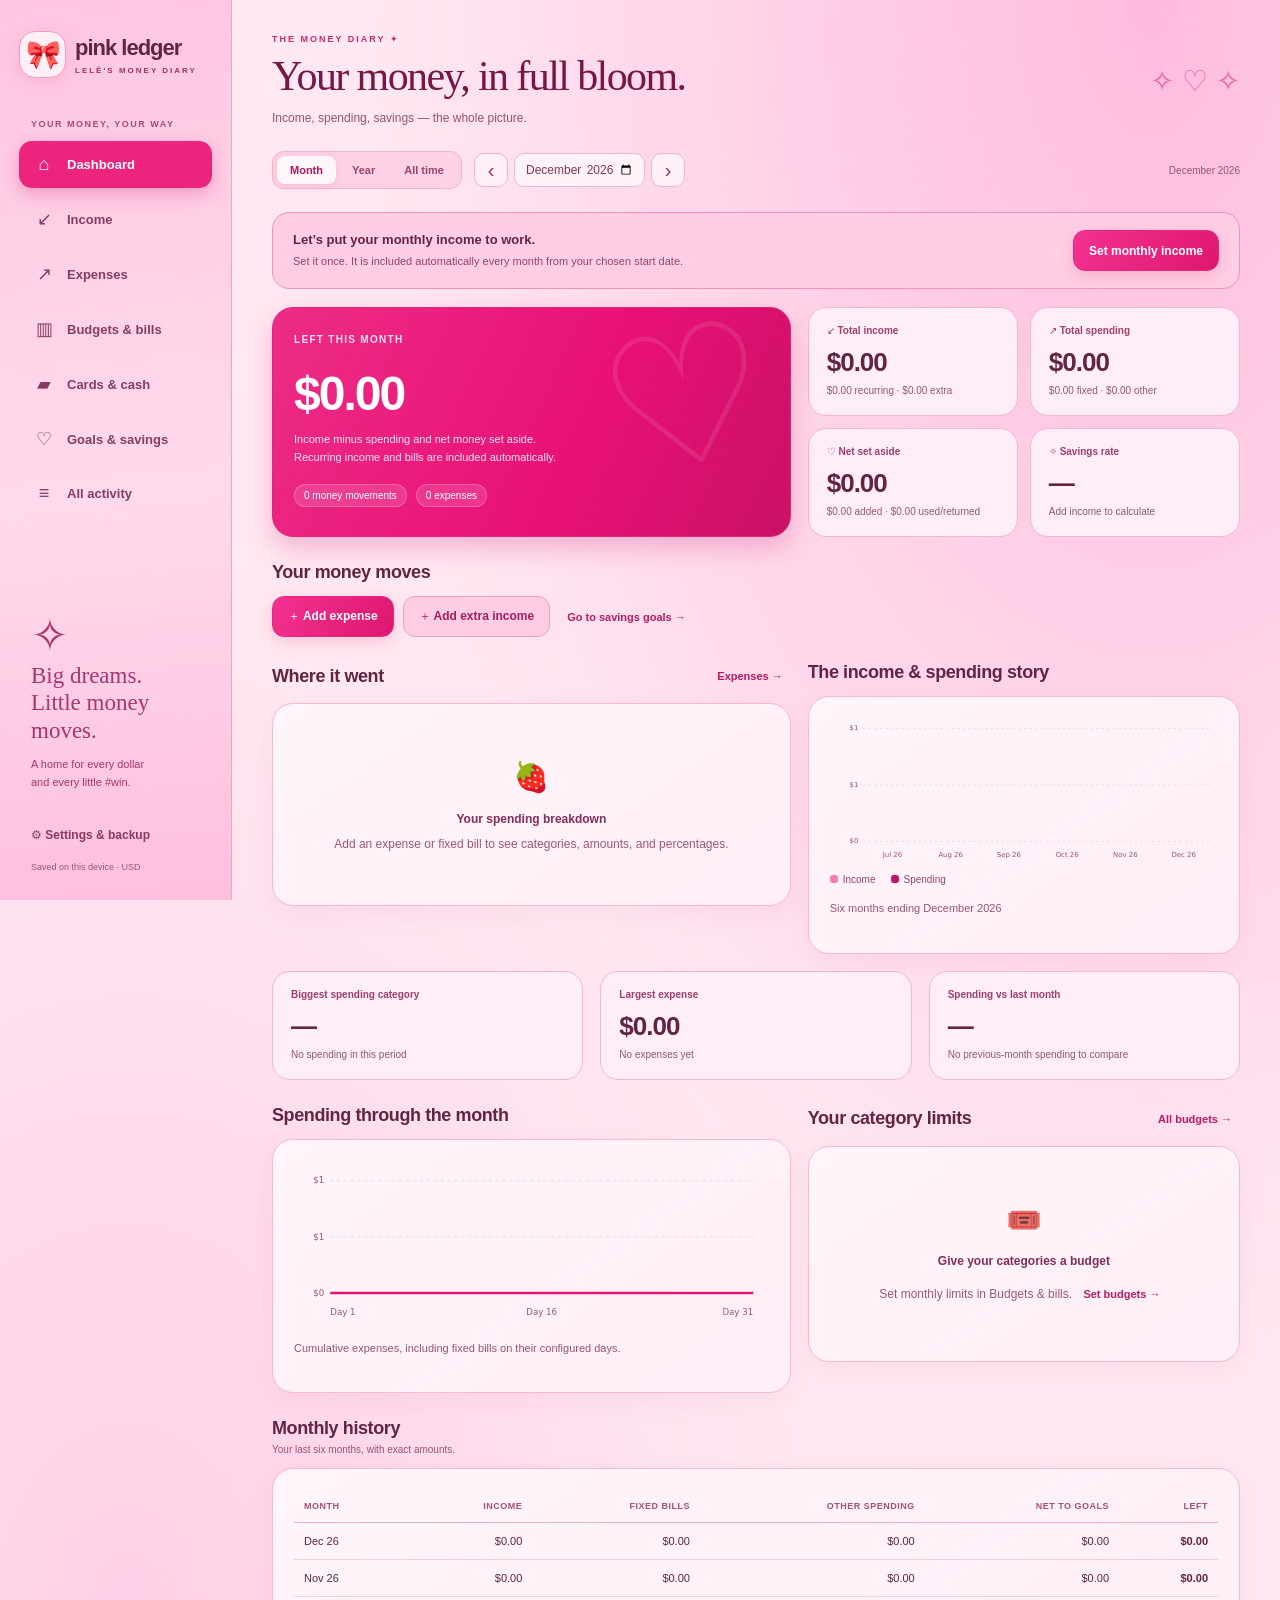
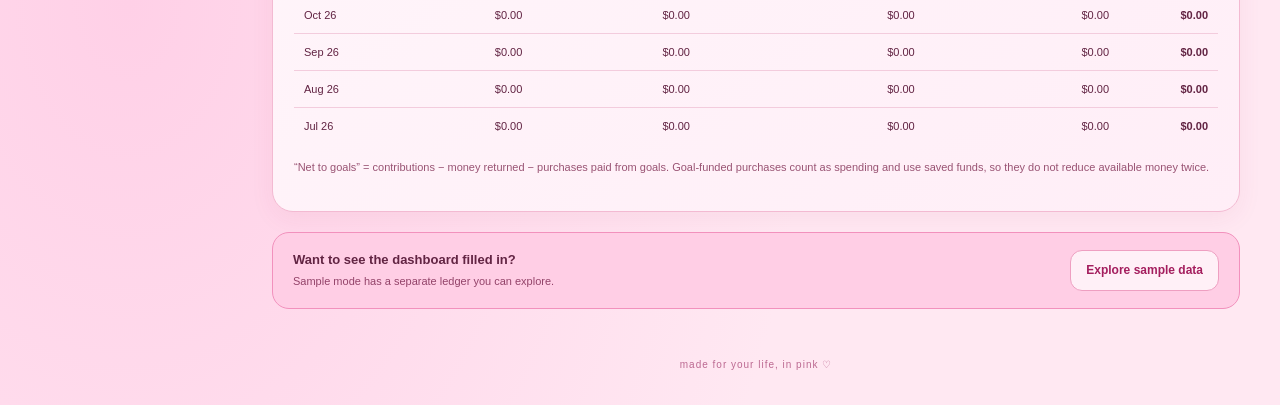
<file: index.html>
<!doctype html>
<html lang="en"><head><meta charset="utf-8"><meta name="viewport" content="width=device-width, initial-scale=1, viewport-fit=cover"><meta name="theme-color" content="#ffb4d9"><title>Pink Ledger · Lelê's money diary</title><style>:root{font-family:ui-sans-serif,-apple-system,BlinkMacSystemFont,'Segoe UI',sans-serif;color:#622443;background:#ffe4f0;font-synthesis:none;--pink:#e41478;--deep:#aa1555;--muted:#92536f;--line:#f6bdd6;--petal:#fff0f7;--hot:#f72c91}
*{box-sizing:border-box}body{margin:0;background:radial-gradient(ellipse at 90% 0,#ffbcde 0,transparent 48%),radial-gradient(ellipse at 10% 80%,#ffd0e7 0,transparent 42%),#ffe8f2}button,input,select,textarea{font:inherit}button,a,input,select,textarea{-webkit-tap-highlight-color:transparent}button{cursor:pointer}button:disabled{cursor:not-allowed;opacity:.5}button:focus-visible,a:focus-visible{outline:3px solid #a91165;outline-offset:3px}button{touch-action:manipulation}h1,h2,h3,p{margin:0}h2{font-size:18px;letter-spacing:-.4px}h3{font-size:16px}a{color:inherit}.app{display:grid;grid-template-columns:232px minmax(0,1fr);min-height:100vh}.sidebar{position:sticky;top:0;height:100vh;background:linear-gradient(175deg,#ffc6e1,#ffdaec 55%,#ffbfde);border-right:1px solid #efa3c6;padding:31px 19px 20px;display:flex;flex-direction:column}.brand{display:flex;gap:9px;align-items:center;font-weight:850;font-size:22px;letter-spacing:-1px;text-decoration:none}.brand small{display:block;font-size:8px;letter-spacing:2px;margin-top:5px;color:#a03164}.brand-icon{display:grid;place-items:center;width:47px;height:47px;background:#fff0f8;border:1px solid #f797c2;border-radius:16px;font-size:28px;box-shadow:0 6px 20px #d72b7520}.nav-label{font-size:9px;font-weight:800;letter-spacing:1.5px;color:#aa4778;margin:41px 12px 12px}#sideNav{display:grid;gap:7px}#sideNav button{border:0;border-radius:13px;background:transparent;display:flex;gap:12px;align-items:center;padding:13px 14px;font-weight:750;color:#873c62;text-align:left;font-size:13px}#sideNav button .nav-icon{font-size:18px;width:22px;text-align:center}#sideNav button.active{background:#ec247e;color:white;box-shadow:0 6px 18px #d2267450}#sideNav button:not(.active):hover{background:#ffeaf5}.sidebar-note{margin-top:auto;padding:32px 12px 24px;color:#aa346d}.sidebar-note>span{display:block;font-size:45px;font-family:Georgia,serif}.sidebar-note b{font-family:Georgia,serif;font-size:23px;font-weight:400;line-height:1.2}.sidebar-note p{font-size:11px;line-height:1.7;margin-top:10px}.settings-link{background:none;border:0;color:#8c3862;text-align:left;padding:12px;font-size:12px;font-weight:750}.local-note{font-size:9px;color:#9b5677;padding:8px 12px}main{width:100%;max-width:1370px;padding:34px 40px 20px;margin:0 auto;min-width:0}.page-header{display:flex;align-items:center;justify-content:space-between;gap:15px;margin-bottom:24px}.eyebrow{font-size:9px;font-weight:900;letter-spacing:2px;color:#c12b71;margin-bottom:9px}h1{font-family:Georgia,'Times New Roman',serif;letter-spacing:-1.6px;font-weight:500;font-size:42px;line-height:1.1;color:#761747}.page-header p{font-size:12px;color:#945370;margin-top:10px;line-height:1.5}.header-bow{color:#ec64a3;white-space:nowrap;font-size:29px}#toolbar{display:flex;flex-wrap:wrap;align-items:center;gap:12px;margin-bottom:23px}.segmented{display:flex;padding:4px;background:#ffd1e6;border:1px solid #f3b2ce;border-radius:12px;gap:3px}.segmented button{border:0;background:transparent;color:#9b426b;font-size:11px;font-weight:800;border-radius:8px;padding:8px 13px}.segmented button.active{background:#fff6fa;color:#b01661;box-shadow:0 2px 8px #b8316320}.date-control{display:flex;align-items:center;gap:6px}.date-control input{border:1px solid #f1b7d0;color:#84345c;background:#fff3f9;padding:8px 10px;border-radius:10px;font-size:12px;max-width:163px}.date-control button,.icon-button{width:34px;height:34px;border:1px solid #f0b4ce;background:#fff0f7;border-radius:10px;color:#ac2a64;font-size:20px;flex:none}.toolbar-note{font-size:10px;color:#965375;margin-left:auto}.actions{display:flex;gap:9px;flex-wrap:wrap}.button{display:inline-flex;align-items:center;justify-content:center;gap:7px;border:1px solid #ee9fc1;padding:11px 15px;border-radius:12px;background:#fff0f7;color:#a41e5e;font-size:12px;font-weight:800;min-height:41px}.button.primary{background:linear-gradient(120deg,#f43191,#de176e);color:white;border:1px solid #e6277e;box-shadow:0 5px 15px #d92f7530}.button.soft{background:#ffcce3;border-color:#ef9fc1}.button.small{padding:7px 11px;min-height:34px;font-size:11px}.button.danger{color:#a8284c;background:#ffedf2}.text-button{border:0;background:none;color:#ba1b62;font-size:11px;font-weight:850;padding:8px}.grid{display:grid;gap:17px}.hero-grid{grid-template-columns:1.2fr 1fr}.card{background:linear-gradient(145deg,#fff5fa,#ffeef7);border:1px solid #f3bad2;border-radius:21px;padding:21px;box-shadow:0 7px 25px #b4316710;min-width:0}.hero{position:relative;overflow:hidden;background:linear-gradient(115deg,#ed2c86,#e81077 60%,#ca1167);color:white;min-height:208px;border-color:#e02678;box-shadow:0 12px 26px #d8227540}.hero:after{content:'♡';position:absolute;right:17px;top:0;font-family:Georgia,serif;font-size:188px;line-height:1;color:#ffffff19;transform:rotate(-13deg);pointer-events:none}.hero small{font-size:10px;letter-spacing:1.3px;font-weight:800;text-transform:uppercase;color:#ffdeef}.hero-number{font-size:48px;font-weight:850;letter-spacing:-2px;line-height:1.1;margin:21px 0 10px;position:relative;z-index:1;overflow-wrap:anywhere}.hero p{font-size:11px;color:#ffe4f2;max-width:380px;line-height:1.6;position:relative;z-index:1}.hero .hero-pills{display:flex;gap:9px;margin-top:18px;flex-wrap:wrap}.hero-pills span{font-size:10px;background:#ffffff22;border:1px solid #ffffff33;border-radius:20px;padding:5px 9px}.metrics{display:grid;grid-template-columns:1fr 1fr;gap:12px}.metric{padding:17px 18px;background:#ffeef7;border:1px solid #f4b5d0;border-radius:18px;min-width:0}.metric .label{font-size:10px;font-weight:850;color:#a03e6c}.metric .number{display:block;font-size:26px;font-weight:850;letter-spacing:-1px;margin:11px 0 5px;overflow-wrap:anywhere}.metric .sub{font-size:10px;color:#955673;line-height:1.5}.section-head{display:flex;justify-content:space-between;align-items:center;gap:13px;margin:25px 0 13px}.section-head p{font-size:10px;color:#9c5074;margin-top:5px}.two-col{grid-template-columns:1.2fr 1fr}.equal-col{grid-template-columns:1fr 1fr}.three-col{grid-template-columns:repeat(3,minmax(0,1fr))}.strip{display:flex;gap:12px;align-items:center;justify-content:space-between;padding:17px 20px;border:1px solid #f291bd;background:#ffcee5;border-radius:17px;margin-bottom:18px}.strip b{font-size:13px}.strip p{font-size:11px;color:#934369;margin-top:5px;line-height:1.6}.tag{display:inline-flex;align-items:center;border-radius:6px;font-size:9px;font-weight:800;background:#ffd1e8;color:#a72566;padding:3px 6px;white-space:nowrap}.tag.auto{background:#f7cae7;color:#9d1f6b}.tag.warn{background:#ffc4d7;color:#992247}.row{display:flex;justify-content:space-between;align-items:center;gap:12px}.muted{font-size:11px;color:#92536f;line-height:1.55}.label{font-size:11px;font-weight:800;color:#9c4670}.divider{height:1px;background:#f3c4d8;margin:15px 0}.list-row{display:flex;align-items:center;gap:11px;padding:13px 0;border-bottom:1px solid #f3c9dc;min-width:0}.list-row:last-child{border:0}.list-icon{width:38px;height:38px;flex:none;background:#ffd6e9;border:1px solid #f5b4d0;border-radius:12px;display:grid;place-items:center;font-size:17px}.list-detail{flex:1;min-width:0}.list-title{font-size:12px;font-weight:800;overflow-wrap:anywhere}.list-meta{font-size:10px;color:#94516e;margin-top:5px;line-height:1.6}.list-amount{font-size:13px;font-weight:850;text-align:right;white-space:nowrap}.income-color{color:#a11872}.expense-color{color:#9b294c}.list-row .icon-button{width:30px;height:32px;font-size:14px;background:none;border:0}.empty{padding:29px 12px;text-align:center;color:#9c5778;font-size:12px;line-height:1.65}.empty>span{display:block;font-size:29px;margin-bottom:8px}.empty b{display:block;color:#842d58;margin-bottom:5px}.chart-grid{display:flex;align-items:center;gap:21px;min-height:204px}.donut{width:154px;height:154px;border-radius:50%;display:grid;place-items:center;flex:none;box-shadow:0 3px 14px #a7326220}.donut-hole{width:109px;height:109px;background:#fff1f8;border-radius:50%;display:flex;align-items:center;justify-content:center;flex-direction:column;gap:5px}.donut-hole strong{font-size:21px;letter-spacing:-.8px}.donut-hole small{font-size:9px;color:#9c5478}.legend{display:grid;gap:11px;width:100%}.legend-row{display:flex;align-items:center;gap:7px;font-size:10px}.legend-row .dot{width:9px;height:9px;border-radius:3px;flex:none}.legend-row b{margin-left:auto;text-align:right;white-space:nowrap}.legend-row small{color:#a05d7a}.chart-svg{width:100%;height:auto;display:block;overflow:visible}.chart-svg text{font:10px ui-sans-serif,system-ui;fill:#9a5275}.chart-svg .gridline{stroke:#f4c6db;stroke-dasharray:3 5}.chart-key{display:flex;gap:15px;font-size:10px;color:#94466d;margin-top:10px;flex-wrap:wrap}.chart-key i{display:inline-block;width:8px;height:8px;border-radius:3px;margin-right:5px}.progress{height:8px;background:#f7cce0;border-radius:20px;overflow:hidden;margin-top:10px}.progress>i{height:100%;display:block;border-radius:20px;background:linear-gradient(90deg,#ff70b4,#e20c73)}.progress.over>i{background:#b92361}.budget-row{padding:13px 0;border-bottom:1px solid #f2cadc}.budget-row:last-child{border:0}.budget-row b{font-size:12px}.table-wrap{overflow-x:auto}.table{width:100%;border-collapse:collapse;white-space:nowrap;font-size:11px}.table th{font-size:9px;text-transform:uppercase;letter-spacing:.5px;color:#a45078;text-align:right;padding:11px 10px;border-bottom:1px solid #efafcb}.table th:first-child,.table td:first-child{text-align:left}.table td{padding:12px 10px;border-bottom:1px solid #f3ccdd;text-align:right}.table tr:last-child td{border:0}.table .total td{font-weight:850;background:#ffd5e9}.filters{display:flex;flex-wrap:wrap;gap:10px;margin-bottom:16px}.filters input,.filters select{min-width:0;border:1px solid #efabc9;border-radius:10px;background:#fff2f9;padding:10px 12px;color:#8e315e;font-size:12px}.filters input{flex:1;min-width:180px}.count-note{font-size:11px;color:#94516e;margin-bottom:6px}.goal-card{background:linear-gradient(145deg,#ffd3e9,#fff0f8);position:relative}.goal-emoji{font-size:35px;width:65px;height:65px;border-radius:18px;display:grid;place-items:center;background:#ffedf7;border:1px solid #f6adcd}.goal-card h3{font-family:Georgia,serif;font-size:24px;font-weight:400;margin:18px 0 8px;line-height:1.1;overflow-wrap:anywhere}.goal-balance{font-size:29px;font-weight:850;letter-spacing:-1px;margin:15px 0 5px}.goal-card .actions{margin-top:18px}.goal-card .actions .button{flex:1}.goal-detail{font-size:10px;line-height:1.7;color:#995277;margin-top:10px}.field{display:grid;gap:7px;min-width:0}.field label{font-size:11px;font-weight:800;color:#8d3a64}.field input,.field select,.field textarea{border:1px solid #edacc9;border-radius:11px;padding:11px 12px;background:#fff7fb;color:#75264e;width:100%;min-height:44px;font-size:13px}.field textarea{resize:vertical;min-height:72px}.field input:focus,.field select:focus,.field textarea:focus{outline:2px solid #ee599d;outline-offset:1px}.form-grid{display:grid;grid-template-columns:1fr 1fr;gap:15px}.full{grid-column:1/-1}.help{font-size:11px;line-height:1.65;color:#995373;margin:14px 0}.form-error{background:#ffd3df;color:#a32249;font-size:12px;padding:12px;border-radius:10px;margin-top:12px}.form-error:empty{display:none}.form-actions{display:flex;gap:10px;align-items:center;flex-wrap:wrap;margin-top:21px}.form-actions>.primary{flex:1}dialog{padding:26px;border:1px solid #f3a4c9;background:#ffebf5;border-radius:23px;width:min(540px,calc(100vw - 28px));color:#72294f;max-height:90dvh;overflow:auto;box-shadow:0 25px 90px #69203d60}dialog::backdrop{background:#62213e77;backdrop-filter:blur(3px)}.dialog-head{display:flex;justify-content:space-between;align-items:start;gap:10px;margin-bottom:22px}.dialog-head h2{font-family:Georgia,serif;font-weight:400;font-size:29px;margin-top:6px}#toast{position:fixed;z-index:30;bottom:25px;left:50%;transform:translateX(-50%);background:#ab165e;color:white;padding:13px 20px;border:1px solid #f272ac;border-radius:13px;font-size:12px;box-shadow:0 8px 35px #73143b40;max-width:90vw;text-align:center}#demoBanner,#storageBanner{padding:10px 18px;text-align:center;background:#a71364;color:white;font-size:12px;line-height:1.6}#demoBanner button{border:0;background:#ffd5eb;color:#8d1854;border-radius:7px;padding:6px 9px;margin-left:8px;font-weight:800}#mobileNav{display:none}footer{text-align:center;margin-top:35px;color:#bc6991;font-size:10px;letter-spacing:1px;padding:15px}details summary{cursor:pointer;font-size:11px;color:#a32d68;font-weight:800;margin-top:12px}details[open] summary{margin-bottom:12px}.notice{background:#ffd8e9;border:1px solid #f2b0ce;padding:13px 17px;border-radius:13px;font-size:11px;color:#8c4166;line-height:1.65;margin-bottom:16px}.compact-stats{display:grid;grid-template-columns:repeat(4,1fr);gap:12px;margin-bottom:20px}.compact-stats .metric{background:#ffd8e9}.row-space{margin-top:13px}#view{min-height:50vh}button svg{width:16px;height:16px}input[type=file]{font-size:12px;max-width:100%}
@media(min-width:1500px){main{padding-top:40px}.hero{min-height:220px}}
@media(max-width:1150px){.app{grid-template-columns:200px minmax(0,1fr)}.sidebar{padding:25px 13px}main{padding:28px 24px}.three-col{grid-template-columns:1fr 1fr}.two-col{grid-template-columns:1fr 1fr}.chart-grid{flex-direction:column;align-items:stretch}.donut{align-self:center}.hero-number{font-size:39px}.metric .number{font-size:23px}.brand{font-size:19px}.brand-icon{width:39px;height:42px;font-size:24px}}
@media(max-width:850px){.hero-grid{grid-template-columns:1fr}.hero{min-height:185px}.hero-number{font-size:45px}.two-col{grid-template-columns:1fr}.chart-grid{flex-direction:row;align-items:center}.compact-stats{grid-template-columns:1fr 1fr}.header-bow{display:none}.equal-col{grid-template-columns:1fr}h1{font-size:36px}}
@media(max-width:650px){.app{display:block}.sidebar{display:none}main{padding:25px 16px 88px}.page-header{margin-bottom:19px}h1{font-size:35px;letter-spacing:-1.4px}.page-header p{font-size:11px;max-width:320px}.eyebrow{font-size:8px}#toolbar{gap:9px}.segmented button{font-size:10px;padding:8px 10px}.toolbar-note{width:100%;margin:0}.card{padding:18px;border-radius:18px}.grid{gap:13px}.hero-number{font-size:43px}.hero p{font-size:10px}.metric .number{font-size:24px}.metric{padding:15px}.section-head{margin:23px 0 12px}h2{font-size:17px}.section-head .button{font-size:10px;padding:8px 10px}.three-col{grid-template-columns:1fr}.strip{padding:15px;align-items:start;flex-wrap:wrap}.strip .actions{width:100%}.strip .actions .button{flex:1}.list-icon{width:32px;height:34px;font-size:15px}.list-row{gap:8px}.list-amount{font-size:12px}.list-title{font-size:12px}.list-row .icon-button{width:26px}.chart-grid{gap:16px}.donut{width:136px;height:136px}.donut-hole{width:96px;height:96px}.donut-hole strong{font-size:18px}.legend-row{font-size:10px}.date-control input{max-width:145px;padding:9px 6px;font-size:11px}#mobileNav{display:flex;position:fixed;bottom:0;left:0;right:0;z-index:9;background:#ffd2e7;border-top:1px solid #ed9bc0;box-shadow:0 -6px 24px #a728591a;padding:7px 4px calc(7px + env(safe-area-inset-bottom));overflow-x:auto;justify-content:space-around;gap:2px}#mobileNav button{border:0;background:none;min-width:47px;color:#a44c76;padding:5px 4px;border-radius:11px;font-size:8px;font-weight:800}#mobileNav button span{display:block;font-size:20px;margin-bottom:4px}#mobileNav button.active{background:#ec237e;color:white}#toast{bottom:84px}.form-grid{gap:12px}.form-actions>.primary{min-width:150px}dialog{padding:23px}.goal-card h3{font-size:27px}footer{margin-top:20px}.filters select{max-width:100%}}
@media(max-width:650px){.compact-stats{grid-template-columns:repeat(2,minmax(0,1fr))!important}.compact-stats>.metric:last-child:nth-child(odd){grid-column:1/-1}}
@media(max-width:365px){.chart-grid{flex-direction:column}.legend{max-width:260px;align-self:center}.form-grid{grid-template-columns:1fr}.full{grid-column:auto}.date-control{margin-left:0}.hero-number{font-size:38px}.metrics{gap:9px}}
.wallet-card{background:linear-gradient(130deg,#ffdcf0,#ffc2df);border-color:#f092bd}.wallet-disney{background:linear-gradient(130deg,#fbdff4,#eec4e6)}.wallet-afcu{background:linear-gradient(130deg,#fff1f8,#ffcde0)}.wallet-cash{background:linear-gradient(130deg,#ffe9ee,#ffd6e7)}
@media(max-width:650px){#mobileNav{justify-content:flex-start}#mobileNav button{flex:1;min-width:47px}}
@media(prefers-reduced-motion:no-preference){.button:hover{transform:translateY(-1px);filter:saturate(1.15)}.button{transition:transform .15s,filter .15s}.progress>i{transition:width .25s}}
</style></head>
<body><div id="demoBanner" hidden>You're exploring sample data. Your own ledger is separate. <button data-action="exit-demo">Back to my money →</button></div><div id="storageBanner" hidden></div>
<div class="app"><aside class="sidebar"><a class="brand" href="#" data-page="dashboard"><span class="brand-icon">🎀</span><span>pink ledger<small>LELÊ'S MONEY DIARY</small></span></a><div class="nav-label">YOUR MONEY, YOUR WAY</div><nav id="sideNav" aria-label="Main navigation"></nav><div class="sidebar-note"><span>✧</span><b>Big dreams.<br>Little money moves.</b><p>A home for every dollar<br>and every little #win.</p></div><button class="settings-link" data-page="settings">⚙ Settings & backup</button><small class="local-note">Saved on this device · USD</small></aside>
<main><header class="page-header"><div><div class="eyebrow" id="eyebrow">THE MONEY DIARY ✦</div><h1 id="pageTitle"></h1><p id="pageSubtitle"></p></div><span class="header-bow" aria-hidden="true">✧ ♡ ✧</span></header><div id="toolbar"></div><div id="view"></div><footer>made for your life, in pink ♡</footer></main></div><nav id="mobileNav" aria-label="Mobile navigation"></nav>
<dialog id="dialog" aria-labelledby="dialogTitle"><div class="dialog-head"><div><span class="eyebrow">PINK LEDGER</span><h2 id="dialogTitle"></h2></div><button class="icon-button" id="closeDialog" aria-label="Close dialog">×</button></div><div id="dialogContent"></div></dialog><div id="toast" role="status" hidden></div><script>(()=>{'use strict';
const CATEGORIES=['Housing','Tithing','Subscriptions','Dining','Shopping','Entertainment','Transport','Beauty','Health','Travel','Groceries','Gifts','Other'];
const ICONS={Housing:'🏠',Tithing:'🤍',Subscriptions:'📺',Dining:'🍓',Shopping:'🛍️',Entertainment:'🎬',Transport:'🚌',Beauty:'💄',Health:'💊',Travel:'✈️',Groceries:'🧺',Gifts:'🎁',Other:'✨'};
const today=()=>{const d=new Date();return `${d.getFullYear()}-${String(d.getMonth()+1).padStart(2,'0')}-${String(d.getDate()).padStart(2,'0')}`};
const newId=()=>globalThis.crypto?.randomUUID?.()||`id${Date.now()}${Math.random().toString(36).slice(2)}`;
const cents=n=>Math.round(Number(n)*100);
function defaultAccounts(){return [{id:'savor',name:'Capital One Savor',limit:200000},{id:'disney',name:'Chase Disney Visa Rewards',limit:250000},{id:'afcu',name:'AFCU Credit Card',limit:50000}].map(a=>({...a,kind:'credit',opening:null,start:today()})).concat([{id:'cash',name:'Cash',kind:'cash',limit:0,opening:null,start:today()}]);}
function paymentAccount(db,payment){const p=String(payment||'').trim().toLowerCase();const aliases={savor:'savor','capital one savor':'savor',disney:'disney','disney visa':'disney','chase disney visa rewards':'disney',afcu:'afcu','afcu credit card':'afcu',cash:'cash'};return (db.accounts||defaultAccounts()).find(a=>a.id===p||a.name.toLowerCase()===p||a.id===aliases[p]);}
function cardStats(db,id,asOf=today()){
  const a=(db.accounts||defaultAccounts()).find(a=>a.id===id);if(!a)return null;
  const rows=entries(db,a.start.slice(0,7),asOf.slice(0,7)).filter(t=>t.date>=a.start&&t.date<=asOf&&paymentAccount(db,t.payment)?.id===id);
  const charges=sumC(rows.filter(t=>t.type==='expense')),payments=sumC(rows.filter(t=>t.type==='card_payment'));
  const balance=a.opening===null?null:a.opening+charges-payments;
  return {charges,payments,balance,available:balance===null?null:a.limit-balance,utilization:balance===null||!a.limit?null:Math.max(0,balance)/a.limit*100};
}
const sumC=rows=>rows.reduce((s,r)=>s+r.cents,0);
function shiftMonth(m,n){const [y,mo]=m.split('-').map(Number),d=new Date(y,mo-1+n,1);return `${d.getFullYear()}-${String(d.getMonth()+1).padStart(2,'0')}`;}
const lastDay=m=>new Date(Number(m.slice(0,4)),Number(m.slice(5)),0).getDate();
function monthsBetween(a,b){const out=[];for(let m=a;m<=b&&out.length<2412;m=shiftMonth(m,1))out.push(m);return out;}
function freshState(now=today().slice(0,7)){return {version:2,accounts:defaultAccounts(),transactions:[],rules:[],overrides:{},budgets:[],goals:[{id:newId(),name:'NYC / SNL standby',emoji:'🗽',target:0,opening:0,due:''},{id:newId(),name:'Disneyland / LA',emoji:'🏰',target:0,opening:0,due:''},{id:newId(),name:'Long-term savings',emoji:'💖',target:0,opening:0,due:''}],categories:[...CATEGORIES]};}
function windowFor(db,scope,month,now=today().slice(0,7)){
  if(scope==='month')return [month,month];
  if(scope==='year')return [month.slice(0,4)+'-01',month.slice(0,4)+'-12'];
  const dates=[now,...db.transactions.map(t=>t.date.slice(0,7)),...db.rules.map(r=>r.start)].filter(m=>m<=now);
  return [dates.sort()[0],now];
}
function entries(db,start,end){
  const rows=db.transactions.filter(t=>t.date.slice(0,7)>=start&&t.date.slice(0,7)<=end).map(t=>({...t,automatic:false}));
  for(const r of db.rules){for(const m of monthsBetween(start>r.start?start:r.start,r.end&&r.end<end?r.end:end)){
    const id=`auto:${r.id}:${m}`,override=db.overrides[id];if(override===null)continue;
    const date=`${m}-${String(Math.min(r.day,lastDay(m))).padStart(2,'0')}`;
    rows.push({id,ruleId:r.id,date,type:r.type,name:r.name,cents:r.cents,category:r.category||'Income',goalId:'',note:'',payment:r.payment||'',merchant:r.name,incomeKind:'Recurring',...override,automatic:true});
  }}
  return rows.sort((a,b)=>b.date.localeCompare(a.date)||a.id.localeCompare(b.id));
}
function summarize(rows){
  const by=t=>sumC(rows.filter(r=>r.type===t));
  const income=by('income'),expenses=by('expense'),contributions=by('saving'),withdrawals=by('withdrawal'),goalSpent=sumC(rows.filter(r=>r.type==='expense'&&r.goalId));
  const fixed=sumC(rows.filter(r=>r.type==='expense'&&r.automatic)),regularIncome=sumC(rows.filter(r=>r.type==='income'&&r.automatic));
  const netSaved=contributions-withdrawals-goalSpent;
  return {income,expenses,contributions,withdrawals,goalSpent,netSaved,fixed,variable:expenses-fixed,regularIncome,extraIncome:income-regularIncome,left:income-expenses-netSaved,count:rows.length,expenseCount:rows.filter(r=>r.type==='expense').length};
}
function categoryTotals(rows){const result=new Map();for(const t of rows)if(t.type==='expense')result.set(t.category,(result.get(t.category)||0)+t.cents);return [...result].sort((a,b)=>b[1]-a[1]);}
function budgetAt(db,cat,m){return db.budgets.filter(b=>b.category===cat&&b.start<=m&&(!b.end||b.end>=m)).sort((a,b)=>b.start.localeCompare(a.start))[0]?.cents||0;}
function budgetAcross(db,cat,a,b){return monthsBetween(a,b).reduce((s,m)=>s+budgetAt(db,cat,m),0);}
function setBudget(db,category,amount,start){
  for(const b of db.budgets)if(b.category===category&&b.start<start&&(!b.end||b.end>=start))b.end=shiftMonth(start,-1);
  db.budgets=db.budgets.filter(b=>!(b.category===category&&b.start>=start));
  db.budgets.push({id:newId(),category,cents:amount,start,end:''});
}
function goalStats(db,id,through='2100-12-31'){
  const g=db.goals.find(g=>g.id===id);const rows=db.transactions.filter(t=>t.goalId===id&&t.date<=through);
  const added=sumC(rows.filter(t=>t.type==='saving')),spent=sumC(rows.filter(t=>t.type==='expense')),withdrawn=sumC(rows.filter(t=>t.type==='withdrawal'));
  return {added,spent,withdrawn,balance:(g?.opening||0)+added-spent-withdrawn,funded:(g?.opening||0)+added-withdrawn,rows};
}
function checkGoals(db){
  for(const g of db.goals){let balance=g.opening;const rows=db.transactions.filter(t=>t.goalId===g.id).sort((a,b)=>a.date.localeCompare(b.date)||(a.type==='saving'?-1:1));
    for(const t of rows){balance+=t.type==='saving'?t.cents:-t.cents;if(balance<0)throw Error(`“${g.name}” would go below zero on ${t.date}. Add funds or reduce the withdrawal/purchase.`);}
  }
}
function reviseRule(db,id,changes,effective){
  const r=db.rules.find(r=>r.id===id);if(!r)throw Error('Recurring item not found.');
  if(effective<r.start)throw Error('Choose the start month or a later month.');
  if(r.end&&effective>r.end)throw Error('This item has already ended. Create a new recurring item.');
  if(effective===r.start){Object.assign(r,changes);return r.id;}
  const previousEnd=r.end;r.seriesId=r.seriesId||r.id;r.end=shiftMonth(effective,-1);const next={...r,...changes,id:newId(),start:effective,end:previousEnd};db.rules.push(next);
  for(const key of Object.keys(db.overrides)){const parts=key.split(':');if(parts[1]===id&&parts[2]>=effective){db.overrides[`auto:${next.id}:${parts[2]}`]=db.overrides[key];delete db.overrides[key];}}
  return next.id;
}
function endRecurring(db,id,stop){
  const rule=db.rules.find(r=>r.id===id);if(!rule)throw Error('Recurring item not found.');
  const series=rule.seriesId||rule.id;
  const first=db.rules.filter(r=>(r.seriesId||r.id)===series).map(r=>r.start).sort()[0];
  if(stop<first)throw Error('Choose the start month or a later month.');
  const removed=new Set();
  db.rules=db.rules.filter(r=>{if((r.seriesId||r.id)!==series)return true;if(r.start>=stop){removed.add(r.id);return false;}if(!r.end||r.end>=stop)r.end=shiftMonth(stop,-1);return true;});
  for(const key of Object.keys(db.overrides))if(removed.has(key.split(':')[1]))delete db.overrides[key];
}
function migrateV1(x,now=today().slice(0,7)){
  const db=freshState(now);db.goals=(x.goals||[]).map(g=>({id:g.id,name:g.name,emoji:g.emoji||'🎀',target:cents(g.target||0),opening:0,due:''}));
  db.transactions=(x.transactions||[]).map(t=>({id:t.id,date:t.date,type:t.type,name:t.name,cents:cents(t.amount),category:t.category||'Other',goalId:t.goalId||'',note:t.note||'',payment:t.payment||'',incomeKind:'Other'}));
  db.categories=[...new Set([...CATEGORIES,...db.transactions.filter(t=>t.type==='expense').map(t=>t.category)])];
  for(const [category,value] of Object.entries(x.budgets||{}))if(Number(value)>0)db.budgets.push({id:newId(),category,cents:cents(value),start:now,end:''});
  for(const r of x.recurring||[])if(r.active!==false)db.rules.push({id:r.id,name:r.name,cents:cents(r.amount),type:r.type,category:r.category||'Other',day:Number(r.day)||1,start:now,end:''});
  if(Number(x.plannedIncome)>0&&!db.rules.some(r=>r.type==='income'))db.rules.push({id:newId(),name:'Monthly income',cents:cents(x.plannedIncome),type:'income',category:'Income',day:1,start:now,end:''});
  // Old logged recurring rows were manual. Suppress a matching auto occurrence so migration cannot double count it.
  for(const r of db.rules)for(const t of db.transactions)if(t.type===r.type&&t.name===r.name&&t.date.slice(0,7)>=r.start)db.overrides[`auto:${r.id}:${t.date.slice(0,7)}`]=null;
  return db;
}
function validateState(raw){
  if(!raw||![1,2].includes(raw.version))throw Error('Choose a Pink Ledger backup (version 1 or 2).');
  const x=raw.version===1?migrateV1(raw):raw;
  const str=(s,max=200)=>typeof s==='string'&&s.length<=max;
  const mon=m=>typeof m==='string'&&/^(19|20)\d{2}-(0[1-9]|1[0-2])$/.test(m);
  const date=d=>str(d)&&/^\d{4}-\d{2}-\d{2}$/.test(d)&&mon(d.slice(0,7))&&Number(d.slice(8))>=1&&Number(d.slice(8))<=lastDay(d.slice(0,7));
  const amt=n=>Number.isSafeInteger(n)&&n>=0&&n<=10000000000;
  const id=s=>str(s,120)&&/^[a-zA-Z0-9_.-]+$/.test(s);
  for(const k of ['transactions','rules','goals','budgets','categories'])if(!Array.isArray(x[k])||x[k].length>20000)throw Error('The backup has an invalid '+k+' list.');
  if(!x.overrides||typeof x.overrides!=='object'||Array.isArray(x.overrides))throw Error('Invalid recurring adjustments.');
  if(!x.categories.every(c=>str(c,60)&&c.trim()))throw Error('Invalid categories.');
  for(const list of [x.transactions,x.rules,x.goals,x.budgets])if(new Set(list.map(x=>x.id)).size!==list.length||!list.every(x=>id(x.id)))throw Error('Invalid or duplicate entry IDs.');
  for(const g of x.goals)if(!str(g.name,100)||!g.name.trim()||!str(g.emoji,16)||!amt(g.target)||!amt(g.opening)||!(g.due===''||date(g.due)))throw Error('Invalid savings goal.');
  const gids=new Set(x.goals.map(g=>g.id));
  for(const t of x.transactions)if(!date(t.date)||!['income','expense','saving','withdrawal','card_payment'].includes(t.type)||!amt(t.cents)||!t.cents||!str(t.name,100)||!t.name.trim()||!str(t.category,60)||!str(t.note||'',500)||!str(t.payment||'',60)||!str(t.merchant||'',100)||(t.type==='card_payment'&&(!paymentAccount(x,t.payment)||paymentAccount(x,t.payment).kind!=='credit'||t.goalId))||!str(t.incomeKind||'',60)||(!str(t.goalId,120))||(t.goalId&&!gids.has(t.goalId))||(['saving','withdrawal'].includes(t.type)&&!t.goalId))throw Error('Invalid transaction.');
  for(const r of x.rules)if(!['income','expense'].includes(r.type)||!amt(r.cents)||!r.cents||!str(r.name,100)||!r.name.trim()||!str(r.category,60)||!str(r.payment||'',60)||!Number.isInteger(r.day)||r.day<1||r.day>31||!mon(r.start)||(r.seriesId&&!id(r.seriesId))||(r.end!==''&&(!mon(r.end)||r.end<r.start)))throw Error('Invalid recurring item.');
  for(const b of x.budgets)if(!str(b.category,60)||!amt(b.cents)||!mon(b.start)||(b.end!==''&&(!mon(b.end)||b.end<b.start)))throw Error('Invalid budget.');
  const accounts=x.accounts||defaultAccounts();
  if(!Array.isArray(accounts)||accounts.length>100||new Set(accounts.map(a=>a.id)).size!==accounts.length||accounts.some(a=>!id(a.id)||!str(a.name,60)||!a.name.trim()||!['credit','cash'].includes(a.kind)||!amt(a.limit)||!(a.opening===null||amt(a.opening))||!date(a.start)))throw Error('Invalid payment accounts.');
  const clean={version:2,accounts:accounts.map(a=>({id:a.id,name:a.name,kind:a.kind,limit:a.limit,opening:a.opening,start:a.start})),categories:[...x.categories],transactions:x.transactions.map(t=>({id:t.id,date:t.date,type:t.type,name:t.name,cents:t.cents,category:t.category,goalId:t.goalId,note:t.note||'',payment:t.payment||'',merchant:t.merchant||'',incomeKind:t.incomeKind||'Other'})),rules:x.rules.map(r=>({id:r.id,seriesId:r.seriesId||r.id,type:r.type,name:r.name,cents:r.cents,category:r.category,day:r.day,start:r.start,end:r.end,payment:r.payment||''})),budgets:x.budgets.map(b=>({id:b.id,category:b.category,cents:b.cents,start:b.start,end:b.end})),goals:x.goals.map(g=>({id:g.id,name:g.name,emoji:g.emoji,target:g.target,opening:g.opening,due:g.due})),overrides:{}};
  for(const [key,v] of Object.entries(x.overrides)){const p=key.split(':');if(p.length!==3||p[0]!=='auto'||!x.rules.some(r=>r.id===p[1])||!mon(p[2]))throw Error('Invalid recurring adjustment key.');if(v===null){clean.overrides[key]=null;continue;}if(!v||!amt(v.cents)||!v.cents||!str(v.name,100)||!v.name.trim()||!date(v.date)||v.date.slice(0,7)!==p[2]||!str(v.note||'',500))throw Error('Invalid recurring adjustment.');clean.overrides[key]={cents:v.cents,name:v.name,date:v.date,note:v.note||''};}
  checkGoals(clean);return clean;
}

const KEY='lele-pink-ledger-v2',OLD_KEY='lele-pink-ledger-v1';
let db,storageBlocked=false,recovery='',demo=false,realDb=null;
try{const raw=localStorage.getItem(KEY)||localStorage.getItem(OLD_KEY);db=raw?validateState(JSON.parse(raw)):freshState();}catch(e){db=freshState();storageBlocked=true;try{recovery=localStorage.getItem(KEY)||localStorage.getItem(OLD_KEY)||'';}catch{} }
let paymentFilter='all';
let page='dashboard',month=today().slice(0,7),scope='month',search='',typeFilter='all',categoryFilter='all',activityLimit=100,lastFocus=null;
const $=s=>document.querySelector(s),esc=s=>String(s??'').replace(/[&<>"']/g,c=>({'&':'&amp;','<':'&lt;','>':'&gt;','"':'&quot;',"'":'&#39;'}[c]));
const money=c=>new Intl.NumberFormat('en-US',{style:'currency',currency:'USD'}).format(c/100);
const shortMoney=c=>new Intl.NumberFormat('en-US',{style:'currency',currency:'USD',notation:Math.abs(c)>=100000?'compact':'standard',maximumFractionDigits:0}).format(c/100);
const monthLabel=m=>new Date(Number(m.slice(0,4)),Number(m.slice(5))-1,1).toLocaleDateString('en-US',{month:'long',year:'numeric'});
const monthShort=m=>new Date(Number(m.slice(0,4)),Number(m.slice(5))-1,1).toLocaleDateString('en-US',{month:'short',year:'2-digit'});
const percent=(a,b)=>b>0?Math.round(a/b*100):0,clamp=n=>Math.max(0,Math.min(100,n));
const selectedWindow=()=>windowFor(db,scope,month);
const selectedRows=()=>entries(db,...selectedWindow());
const periodLabel=()=>scope==='month'?monthLabel(month):scope==='year'?month.slice(0,4):`All time · through ${monthLabel(today().slice(0,7))}`;
const dateDefault=()=>month===today().slice(0,7)?today():month+'-01';
const button=(action,label,id='',cls='')=>`<button class="button ${cls}" data-action="${action}" ${id?`data-id="${esc(id)}"`:''}>${label}</button>`;
const link=(p,label)=>`<button class="text-button" data-page="${p}">${label} →</button>`;
const empty=(icon,title,detail)=>`<div class="empty"><span>${icon}</span><b>${title}</b>${detail}</div>`;
const heading=(title,right='',note='')=>`<div class="section-head"><div><h2>${title}</h2>${note?`<p>${note}</p>`:''}</div>${right}</div>`;
const metric=(label,amount,sub='',plain=false)=>`<div class="metric"><div class="label">${label}</div><strong class="number">${plain?amount:money(amount)}</strong><div class="sub">${sub}</div></div>`;
const progressHTML=(n,max)=>`<div class="progress ${n>max&&max>0?'over':''}"><i style="width:${max?clamp(n/max*100):0}%"></i></div>`;
function notify(text){const el=$('#toast');el.textContent=text;el.hidden=false;clearTimeout(notify.timer);notify.timer=setTimeout(()=>el.hidden=true,3300);}
function commit(change){const next=structuredClone(db);change(next);const validated=validateState(next);if(!demo){if(storageBlocked)throw Error('Storage could not be read. Restore a backup in Settings before saving.');try{localStorage.setItem(KEY,JSON.stringify(validated));}catch{throw Error('Your browser could not save this change. Download a backup in Settings and check storage permissions.');}}db=validated;}
const navItems=[['dashboard','⌂','Dashboard','Home'],['income','↙','Income','Income'],['expenses','↗','Expenses','Expenses'],['budgets','▥','Budgets & bills','Budgets'],['cards','▰','Cards & cash','Wallet'],['goals','♡','Goals & savings','Goals'],['activity','≡','All activity','Activity']];
const titles={cards:['Your pretty little wallet.','Every card, every cash purchase, all in one place.'],dashboard:['Your money, in full bloom.','Income, spending, savings — the whole picture.'],income:['The money coming in.','Your monthly income, every paycheck, and the unexpected #wins.'],expenses:['Where the money goes.','The everyday things, the little treats, and the big purchases.'],budgets:['A place for every dollar.','Your recurring bills and monthly category limits.'],goals:['Dream it. Fund it.','Trips, plans, and savings with a space of their own.'],activity:['Every little money move.','One complete history. Filter it however you like.'],settings:['Make yourself at home.','Your data, your categories, your pink little world.']};
function render(){
  $('#pageTitle').textContent=titles[page][0];$('#pageSubtitle').textContent=titles[page][1];
  $('#sideNav').innerHTML=navItems.map(([key,icon,label])=>`<button data-page="${key}" class="${page===key?'active':''}"><span class="nav-icon">${icon}</span>${label}</button>`).join('');
  $('#mobileNav').innerHTML=[...navItems,['settings','⚙','Settings','Settings']].map(([key,icon,,label])=>`<button data-page="${key}" class="${page===key?'active':''}" ${page===key?'aria-current="page"':''}><span>${icon}</span>${label}</button>`).join('');
  const ranges=['dashboard','income','expenses','activity','cards'].includes(page),dates=ranges||page==='budgets';
  $('#toolbar').innerHTML=(ranges?`<div class="segmented" aria-label="Date range">${[['month','Month'],['year','Year'],['all','All time']].map(([s,l])=>`<button data-scope="${s}" class="${scope===s?'active':''}" aria-pressed="${scope===s}">${l}</button>`).join('')}</div>`:'')+(dates&&(scope!=='all'||page==='budgets')?`<div class="date-control"><button data-action="previous-month" aria-label="Previous month">‹</button><input type="month" id="monthInput" aria-label="Selected month" min="1900-01" max="2099-12" value="${month}"><button data-action="next-month" aria-label="Next month">›</button></div>`:'')+(ranges?`<span class="toolbar-note">${esc(periodLabel())}${scope==='year'?' · includes scheduled months':''}</span>`:page==='goals'?'<span class="toolbar-note">Goal balances include all recorded contributions and purchases.</span>':'');
  $('#view').innerHTML=({cards:cardsView,dashboard:dashboardView,income:incomeView,expenses:expensesView,budgets:budgetsView,goals:goalsView,activity:activityView,settings:settingsView})[page]();
  $('#demoBanner').hidden=!demo;
  $('#storageBanner').hidden=!storageBlocked;
  if(storageBlocked)$('#storageBanner').textContent='Saved data could not be read. Editing is paused; use Settings to recover or restore a backup.';
}
function transactionList(rows,limit=100){return rows.length?rows.slice(0,limit).map(t=>{
  const icon=t.type==='card_payment'?'💳':t.type==='income'?'💸':t.type==='saving'?'🎀':t.type==='withdrawal'?'↩':ICONS[t.category]||'✨';
  const meta=[t.date,t.type==='income'?(t.automatic?'Recurring income':t.incomeKind||'Income'):t.type==='expense'?t.category:t.type==='saving'?'Contribution':t.type==='card_payment'?'Card payment · not an expense':'Returned from goal'];
  if(t.goalId)meta.push(db.goals.find(g=>g.id===t.goalId)?.name||'Goal');if(t.payment)meta.push(paymentLabel(t.payment));if(t.merchant)meta.push(t.merchant);
  return `<div class="list-row"><span class="list-icon">${icon}</span><div class="list-detail"><div class="list-title">${esc(t.name)} ${t.automatic?'<span class="tag auto">AUTO</span>':''}</div><div class="list-meta">${meta.map(esc).join(' · ')}${t.note?`<br>${esc(t.note)}`:''}</div></div><div class="list-amount ${t.type==='income'?'income-color':'expense-color'}">${['income','withdrawal'].includes(t.type)?'+':'−'}${money(t.cents)}</div><button class="icon-button" data-action="edit-entry" data-id="${esc(t.id)}" aria-label="Edit ${esc(t.name)}">✎</button></div>`;
}).join(''):empty('🧾','A fresh page.','Entries for this period will appear here.');}
const CHART_COLORS=['#e71379','#ff72b5','#aa2469','#f9a1ca','#c461a0','#ffbad9','#88345f','#e55da1'];
function spendingDonut(rows){let data=categoryTotals(rows);const total=data.reduce((s,x)=>s+x[1],0);if(!total)return empty('🍓','Your spending breakdown','Add an expense or fixed bill to see categories, amounts, and percentages.');if(data.length>6)data=[...data.slice(0,5),['Other categories',data.slice(5).reduce((s,x)=>s+x[1],0)]];let acc=0;const gradient=data.map(([,v],i)=>{const a=acc;acc+=v/total*100;return `${CHART_COLORS[i]} ${a}% ${acc}%`;}).join(',');return `<div class="chart-grid"><div class="donut" style="background:conic-gradient(${gradient})" role="img" aria-label="Spending ${money(total)}. Breakdown in adjacent legend."><div class="donut-hole"><strong>${shortMoney(total)}</strong><small>total spending</small></div></div><div class="legend">${data.map(([cat,v],i)=>`<div class="legend-row"><i class="dot" style="background:${CHART_COLORS[i]}"></i><span>${esc(cat)}<br><small>${percent(v,total)}% of spending</small></span><b>${money(v)}</b></div>`).join('')}</div></div>`;}
function trendChart(){const [start,end]=selectedWindow();const ms=scope==='month'?monthsBetween(shiftMonth(month,-5),month):monthsBetween(start,end).slice(-12),data=ms.map(m=>summarize(entries(db,m,m))),max=Math.max(100,...data.flatMap(t=>[t.income,t.expenses]));const width=560,height=211,left=48,right=8,top=15,bottom=33,areaH=height-top-bottom,col=(width-left-right)/ms.length;
  let shapes=[0,.5,1].map(p=>{const y=top+areaH*(1-p);return `<line class="gridline" x1="${left}" x2="${width-right}" y1="${y}" y2="${y}"/><text x="${left-7}" y="${y+3}" text-anchor="end">${shortMoney(max*p)}</text>`;}).join('');
  data.forEach((t,i)=>{const x=left+i*col+col*.2,bw=col*.24;for(const [v,offset,fill,name] of [[t.income,0,'#f57ab2','Income'],[t.expenses,bw+2,'#c0146a','Spending']]){const h=v/max*areaH;shapes+=`<rect x="${x+offset}" y="${top+areaH-h}" width="${bw}" height="${h}" rx="3" fill="${fill}"><title>${esc(monthLabel(ms[i]))} ${name}: ${money(v)}</title></rect>`;}shapes+=`<text x="${left+i*col+col/2}" y="${height-10}" text-anchor="middle" style="font-size:${ms.length>8?8:10}px">${monthShort(ms[i])}</text>`;});
  return `<svg class="chart-svg" viewBox="0 0 ${width} ${height}" role="img" aria-label="Income and spending by month. Exact amounts are in the monthly history table.">${shapes}</svg><div class="chart-key"><span><i style="background:#f57ab2"></i>Income</span><span><i style="background:#c0146a"></i>Spending</span></div><p class="help">${scope==='month'?'Six months ending':ms.length===12?'Latest 12 months through':'Months through'} ${esc(monthLabel(ms.at(-1)))}</p>`;
}
function dailyChart(rows){const spent=rows.filter(t=>t.type==='expense'),days=lastDay(month),values=Array(days).fill(0);spent.forEach(t=>values[Number(t.date.slice(8))-1]+=t.cents);let total=0;const cumulative=values.map(v=>total+=v),max=Math.max(100,total),points=cumulative.map((v,i)=>`${42+i*490/(days-1)},${153-v/max*130}`),path=points.map((p,i)=>(i?'L':'M')+p).join(' ');return `<svg class="chart-svg" viewBox="0 0 550 190" role="img" aria-label="Cumulative spending in ${monthLabel(month)}, ending at ${money(total)}"><defs><linearGradient id="pinkArea" x1="0" y1="0" x2="0" y2="1"><stop offset="0" stop-color="#ec398b" stop-opacity=".3"/><stop offset="1" stop-color="#ec398b" stop-opacity=".03"/></linearGradient></defs>${[0,.5,1].map(p=>`<line class="gridline" x1="42" x2="532" y1="${153-p*130}" y2="${153-p*130}"/><text x="35" y="${156-p*130}" text-anchor="end">${shortMoney(max*p)}</text>`).join('')}<path d="${path} L532,153 L42,153 Z" fill="url(#pinkArea)"/><path d="${path}" fill="none" stroke="#e21577" stroke-width="3" stroke-linejoin="round"/><text x="42" y="178">Day 1</text><text x="287" y="178" text-anchor="middle">Day ${Math.round(days/2)}</text><text x="532" y="178" text-anchor="end">Day ${days}</text></svg><p class="help">Cumulative expenses, including fixed bills on their configured days.</p>`;}
function budgetOverview(rows,start,end,limit=5){const cats=[...new Set([...db.categories,...db.budgets.map(b=>b.category)])],spent=new Map(categoryTotals(rows)),configured=cats.map(c=>({cat:c,cap:budgetAcross(db,c,start,end),spent:spent.get(c)||0})).filter(x=>x.cap>0).sort((a,b)=>b.spent/b.cap-a.spent/a.cap);if(!configured.length)return empty('🎟️','Give your categories a budget',`Set monthly limits in Budgets & bills. ${link('budgets','Set budgets')}`);return configured.slice(0,limit).map(x=>`<div class="budget-row"><div class="row"><b>${ICONS[x.cat]||'✨'} ${esc(x.cat)}</b><span class="tag ${x.spent>x.cap?'warn':''}">${x.spent>x.cap?money(x.spent-x.cap)+' over':money(x.cap-x.spent)+' left'}</span></div>${progressHTML(x.spent,x.cap)}<div class="row row-space"><span class="muted">${money(x.spent)} spent</span><span class="muted">${money(x.cap)} budget</span></div></div>`).join('');}
function historyTable(){const [a,b]=selectedWindow(),months=scope==='month'?monthsBetween(shiftMonth(month,-5),month):monthsBetween(a,b),rows=months.map(m=>[m,summarize(entries(db,m,m))]);return `<div class="table-wrap"><table class="table"><thead><tr><th>Month</th><th>Income</th><th>Fixed bills</th><th>Other spending</th><th>Net to goals</th><th>Left</th></tr></thead><tbody>${rows.slice().reverse().map(([m,t])=>`<tr><td>${esc(monthShort(m))}</td><td>${money(t.income)}</td><td>${money(t.fixed)}</td><td>${money(t.variable)}</td><td>${money(t.netSaved)}</td><td><b>${money(t.left)}</b></td></tr>`).join('')}</tbody></table></div>`;}
function dashboardView(){const rows=selectedRows(),t=summarize(rows),[a,b]=selectedWindow(),cats=categoryTotals(rows),expenses=rows.filter(r=>r.type==='expense'),largest=[...expenses].sort((a,b)=>b.cents-a.cents)[0],prev=summarize(entries(db,shiftMonth(month,-1),shiftMonth(month,-1))),delta=t.expenses-prev.expenses;
  const stats=`<div class="metrics">${metric('↙ Total income',t.income,`${money(t.regularIncome)} recurring · ${money(t.extraIncome)} extra`)}${metric('↗ Total spending',t.expenses,`${money(t.fixed)} fixed · ${money(t.variable)} other`)}${metric('♡ Net set aside',t.netSaved,`${money(t.contributions)} added · ${money(t.withdrawals+t.goalSpent)} used/returned`)}${metric('✧ Savings rate',t.income?percent(t.netSaved,t.income)+'%':'—',t.income?'Net set aside ÷ total income':'Add income to calculate',true)}</div>`;
  return `${!db.rules.some(r=>r.type==='income')?`<div class="strip"><div><b>Let’s put your monthly income to work.</b><p>Set it once. It is included automatically every month from your chosen start date.</p></div>${button('new-income-rule','Set monthly income','','primary')}</div>`:''}<div class="grid hero-grid"><div class="card hero"><small>${scope==='month'?'LEFT THIS MONTH':'LEFT IN THIS PERIOD'}</small><div class="hero-number">${money(t.left)}</div><p>Income minus spending and net money set aside.<br>Recurring income and bills are included automatically.</p><div class="hero-pills"><span>${t.count} money movements</span><span>${t.expenseCount} expenses</span></div></div>${stats}</div><div class="section-head"><h2>Your money moves</h2></div><div class="actions">${button('new-expense','＋ Add expense','','primary')}${button('new-income','＋ Add extra income','','soft')}${link('goals','Go to savings goals')}</div><div class="grid two-col"><section>${heading('Where it went',link('expenses','Expenses'))}<div class="card">${spendingDonut(rows)}</div></section><section>${heading('The income & spending story')}<div class="card">${trendChart()}</div></section></div><div class="grid three-col" style="margin-top:17px">${metric('Biggest spending category',cats[0]?esc(cats[0][0]):'—',cats[0]?money(cats[0][1])+' · '+percent(cats[0][1],t.expenses)+'% of spending':'No spending in this period',true)}${metric('Largest expense',largest?largest.cents:0,largest?esc(largest.name):'No expenses yet')}${metric(scope==='month'?'Spending vs last month':'Average expense',scope==='month'?(prev.expenses?`${delta>=0?'+':'−'}${money(Math.abs(delta))}`:'—'):(t.expenseCount?money(Math.round(t.expenses/t.expenseCount)):'—'),scope==='month'?(prev.expenses?`${Math.abs(percent(delta,prev.expenses))}% ${delta>=0?'more':'less'} than ${monthShort(shiftMonth(month,-1))}`:'No previous-month spending to compare'):`Across ${t.expenseCount} expenses`,true)}</div><div class="grid two-col"><section>${heading(scope==='month'?'Spending through the month':'Category budget check',scope==='month'?'':link('budgets','Budgets'))}<div class="card">${scope==='month'?dailyChart(rows):budgetOverview(rows,a,b)}</div></section><section>${heading(scope==='month'?'Your category limits':'Recent activity',scope==='month'?link('budgets','All budgets'):link('activity','All activity'))}<div class="card">${scope==='month'?budgetOverview(rows,a,b):transactionList(rows,5)}</div></section></div>${heading('Monthly history','',scope==='month'?'Your last six months, with exact amounts.':'Every month in the selected period.')}<div class="card">${historyTable()}<p class="help">“Net to goals” = contributions − money returned − purchases paid from goals. Goal-funded purchases count as spending and use saved funds, so they do not reduce available money twice.</p></div>${!rows.length?`<div class="strip" style="margin-top:20px"><div><b>Want to see the dashboard filled in?</b><p>Sample mode has a separate ledger you can explore.</p></div>${button('enter-demo','Explore sample data')}</div>`:''}`;
}
function currentRules(type){return db.rules.filter(r=>r.type===type&&r.start<=month&&(!r.end||r.end>=month));}
function ruleCards(type){const rules=currentRules(type);return rules.length?rules.map(r=>`<div class="list-row"><span class="list-icon">${type==='income'?'💸':ICONS[r.category]||'📅'}</span><div class="list-detail"><div class="list-title">${esc(r.name)} <span class="tag auto">AUTO MONTHLY</span></div><div class="list-meta">${money(r.cents)} on day ${r.day} · From ${esc(monthShort(r.start))}${r.end?' through '+esc(monthShort(r.end)):''}${type==='expense'?' · '+esc(r.category):''}</div></div>${button('edit-rule','Edit',r.id,'small')}</div>`).join(''):empty(type==='income'?'💸':'📅',type==='income'?'Add your regular income':'No fixed bills for this month',type==='income'?'It will show up automatically in each month.':'Rent, tithing, subscriptions — set each up once.');}
function incomeView(){const rows=selectedRows().filter(t=>t.type==='income'),t=summarize(rows);return `<div class="actions">${button('new-income-rule','＋ Monthly income','','primary')}${button('new-income','＋ Extra income / #win','','soft')}</div><div class="compact-stats" style="margin-top:18px;grid-template-columns:repeat(3,minmax(0,1fr))">${metric('Total income',t.income)}${metric('Recurring income',t.regularIncome,'Applied automatically')}${metric('Extra income',t.extraIncome,'Bonuses, gifts & other wins')}</div>${heading('Your monthly income sources','',`Sources active in ${monthLabel(month)}`)}<div class="card">${ruleCards('income')}</div><p class="help">Your recurring amount is already counted. If one month is different, edit its AUTO entry below. Use “Extra income” for money in addition to your recurring amount.</p>${heading('Income history',button('new-income','＋ Extra income'))}<div class="card">${transactionList(rows)}</div>${rows.length>100?'<p class="help">Latest 100 shown. Use All activity to search or load more.</p>':''}`;}
function expensesView(){const rows=selectedRows().filter(t=>t.type==='expense'),t=summarize(rows);return `<div class="actions">${button('new-expense','＋ Add expense','','primary')}${button('new-bill','＋ Fixed bill','','soft')}</div><div class="compact-stats" style="margin-top:18px;grid-template-columns:repeat(3,minmax(0,1fr))">${metric('Total expenses',t.expenses)}${metric('Fixed bills',t.fixed,'Automatic monthly expenses')}${metric('Other spending',t.variable,'One-off purchases')}</div><div class="grid equal-col"><section>${heading('By category')}<div class="card">${spendingDonut(rows)}</div></section><section>${heading('Spending detail')}<div class="card"><div class="row"><span class="label">Paid from savings goals</span><b>${money(t.goalSpent)}</b></div><div class="divider"></div><div class="row"><span class="label">Average expense</span><b>${money(t.expenseCount?Math.round(t.expenses/t.expenseCount):0)}</b></div><div class="divider"></div><div class="row"><span class="label">Expense count</span><b>${t.expenseCount}</b></div><p class="help">Goal purchases appear here and reduce the goal’s balance. Fixed bills are included once per month.</p></div></section></div>${heading('Expense history',link('activity','Search all activity'))}<div class="card">${transactionList(rows)}</div>${rows.length>100?'<p class="help">Latest 100 shown. Use All activity to search or load more.</p>':''}`;}
function budgetsView(){const rows=entries(db,month,month),spent=new Map(categoryTotals(rows)),totalBudget=db.categories.reduce((s,c)=>s+budgetAt(db,c,month),0),fixed=sumC(rows.filter(r=>r.type==='expense'&&r.automatic));return `<div class="compact-stats" style="grid-template-columns:1fr 1fr">${metric('Category limits',totalBudget,'Monthly spending targets')}${metric('Fixed bills included',fixed,'Counted automatically in spending')}</div>${heading('Fixed bills',button('new-bill','＋ Fixed bill','','primary'))}<div class="card">${ruleCards('expense')}</div><p class="help">A fixed bill is applied every month from its start date. Edit an individual AUTO entry in Activity if that month’s charge differs. End a recurring bill to stop future charges.</p>${heading('Monthly category budgets',button('new-category','＋ Category'))}<div class="notice">Category limits are targets, not extra expenses. For example, a $600 rent bill uses $600 of your Housing budget. Budget changes apply from ${esc(monthLabel(month))} onward.</div><div class="grid three-col">${db.categories.map(c=>{const cap=budgetAt(db,c,month),v=spent.get(c)||0;return `<div class="card"><div class="row"><b style="font-size:13px">${ICONS[c]||'✨'} ${esc(c)}</b><button class="text-button" data-action="edit-budget" data-id="${esc(c)}">${cap?'Edit':'Set limit'}</button></div><div style="font-size:26px;font-weight:850;margin:18px 0 5px">${money(v)}</div><div class="muted">${cap?'of '+money(cap)+' monthly budget':'No limit set'}</div>${cap?progressHTML(v,cap):''}<div class="muted row-space">${cap?(v>cap?money(v-cap)+' over budget':money(cap-v)+' left'):'Spent this month'}</div></div>`;}).join('')}</div>`;}
function goalsView(){const stats=db.goals.map(g=>goalStats(db,g.id)),balance=stats.reduce((s,g)=>s+g.balance,0),spent=stats.reduce((s,g)=>s+g.spent,0),target=db.goals.reduce((s,g)=>s+g.target,0);return `<div class="strip"><div><b>Your dreams have their own home. 🎀</b><p>Contribute, spend from a goal, or move money back whenever plans change.</p></div>${button('new-goal','＋ New goal','','primary')}</div><div class="compact-stats" style="grid-template-columns:repeat(3,minmax(0,1fr))">${metric('Available in goals',balance)}${metric('Used toward your plans',spent)}${metric('Combined targets',target)}</div><div class="grid three-col">${db.goals.map(g=>{const s=goalStats(db,g.id),remaining=Math.max(0,g.target-s.balance),due=g.due?new Date(g.due+'T12:00:00'):null,n=due?Math.max(1,(due.getFullYear()-new Date().getFullYear())*12+due.getMonth()-new Date().getMonth()+1):0,expired=g.due&&g.due<today();return `<div class="card goal-card"><div class="row"><div class="goal-emoji">${esc(g.emoji)}</div><button class="text-button" data-action="edit-goal" data-id="${g.id}">Edit goal</button></div><h3>${esc(g.name)}</h3><div class="goal-balance">${money(s.balance)}</div><div class="muted">available${g.target?' · target '+money(g.target):' · no target set'}</div>${progressHTML(s.balance,g.target)}<div class="goal-detail">${g.target?`${percent(s.balance,g.target)}% currently funded · ${money(remaining)} to go`:'Set a target to see your progress.'}${g.due?`<br>Target date: ${esc(g.due)}${expired?' · date has passed':remaining&&g.target?' · ~'+money(Math.ceil(remaining/n))+'/month to reach it':''}`:''}<br>${money(s.added)} contributed · ${money(s.spent)} spent · ${money(s.withdrawn)} returned${g.opening?'<br>Opening balance: '+money(g.opening):''}</div><div class="actions">${button('contribute','＋ Add funds',g.id,'primary')}${button('goal-spend','Spend',g.id,'soft')}</div><button class="text-button" style="margin-top:8px" data-action="withdraw" data-id="${g.id}">Return money to available balance ↩</button><details><summary>Goal history (${s.rows.length})</summary>${transactionList(s.rows.slice().sort((a,b)=>b.date.localeCompare(a.date)),50)}</details></div>`;}).join('')||`<div class="card">${empty('🎀','Start with a little dream.','Create a goal for a trip, a purchase, or your savings.')}</div>`}</div>`;}
function filteredActivity(){let rows=selectedRows();if(typeFilter!=='all')rows=rows.filter(t=>t.type===typeFilter);if(paymentFilter!=='all')rows=rows.filter(t=>(paymentAccount(db,t.payment)?.id||'unassigned')===paymentFilter);if(categoryFilter!=='all')rows=rows.filter(t=>t.category===categoryFilter);const q=search.trim().toLowerCase();if(q)rows=rows.filter(t=>[t.name,t.note,t.category,paymentLabel(t.payment),t.merchant,t.incomeKind,db.goals.find(g=>g.id===t.goalId)?.name||''].some(v=>String(v||'').toLowerCase().includes(q)));return rows;}
function activityBody(){const rows=filteredActivity(),t=summarize(rows);return `<div class="count-note">${rows.length} matching entries · Income ${money(t.income)} · Expenses ${money(t.expenses)} · Net to goals ${money(t.netSaved)}</div><div class="card">${transactionList(rows,activityLimit)}</div>${rows.length>activityLimit?`<div style="text-align:center;margin-top:15px">${button('load-more','Show 100 more')}</div>`:''}`;}
function activityView(){return `<div class="filters">${paymentFilterHTML()}<input id="searchActivity" type="search" placeholder="Search names, notes, goals…" aria-label="Search activity" value="${esc(search)}"><select id="typeFilter" aria-label="Type filter">${[['all','All movements'],['income','Income'],['expense','Expenses'],['saving','Goal contributions'],['withdrawal','Goal withdrawals'],['card_payment','Card payments']].map(([v,l])=>`<option value="${v}" ${typeFilter===v?'selected':''}>${l}</option>`).join('')}</select><select id="categoryFilter" aria-label="Category filter"><option value="all">All categories</option>${db.categories.map(c=>`<option ${categoryFilter===c?'selected':''}>${esc(c)}</option>`).join('')}</select></div><div class="row" style="margin-bottom:15px"><p class="muted">AUTO entries are recurring income and bills. Edit one to adjust that month only.</p>${button('export-csv','↓ CSV','','small')}</div><div id="activityBody">${activityBody()}</div>`;}
function settingsView(){return `${heading('Keep your money diary safe')}<div class="card"><h3>Backup & restore</h3><p class="help">Your ledger stays in this browser. Download a backup before clearing browser data or switching files/devices. Older Pink Ledger backups can be imported too.</p><div class="actions">${button('export','↓ Download backup','','primary')}${button('import','↑ Restore backup')}${recovery?button('recovery','Download recovery data'):''}</div><input id="importFile" type="file" accept=".json,application/json" hidden><p class="help">Restore replaces this ledger after you confirm. Export first to keep your current copy.</p></div>${heading('Explore the full dashboard')}<div class="card"><h3>Try it with sample money</h3><p class="help">A separate sample ledger has six months of income, purchases, budgets, and goals. Your own data stays separate.</p>${button(demo?'exit-demo':'enter-demo',demo?'Return to my ledger':'Open sample ledger','','soft')}</div>${heading('How the numbers work')}<div class="card"><p class="help" style="margin-top:0">Recurring income and bills are automatically included once per calendar month, including when you view a future month. “All time” runs through the current month; “Year” includes all scheduled months in that year. These are your tracked and configured amounts, not a live bank balance.</p><p class="help">Available = income − expenses − goal contributions + goal withdrawals + purchases funded from goals. This keeps a goal-funded purchase from using your available money twice.</p><p class="help">Budget limits do not subtract money. Opening goal balances represent savings from before this ledger and do not reduce current income. Currency: USD.</p></div>`;}
function paymentLabel(value){return paymentAccount(db,value)?.name||value||'Not assigned';}
function paymentField(value){const known=paymentAccount(db,value);return selectField('Payment method','payment',[['','Not assigned'],...(db.accounts||defaultAccounts()).map(a=>[a.id,a.name]),...(!known&&value?[[value,value+' (previous label)']]:[])],known?.id||value);}
function paymentFilterHTML(){return `<select id="paymentFilter" aria-label="Payment method filter"><option value="all">All cards & cash</option>${(db.accounts||defaultAccounts()).map(a=>`<option value="${a.id}" ${paymentFilter===a.id?'selected':''}>${esc(a.name)}</option>`).join('')}<option value="unassigned" ${paymentFilter==='unassigned'?'selected':''}>Not assigned / other</option></select>`;}
function cardsView(){
  const accounts=db.accounts||defaultAccounts(),rows=selectedRows(),spending=rows.filter(t=>t.type==='expense'),unassigned=spending.filter(t=>!paymentAccount(db,t.payment));
  const credit=accounts.filter(a=>a.kind==='credit'),limit=credit.reduce((s,a)=>s+a.limit,0),configured=credit.every(a=>a.opening!==null),balances=credit.map(a=>cardStats(db,a.id));
  return `${heading('Your cards & cash',button('new-card','＋ New card','','primary'))}<div class="notice">Spending follows your selected period and includes scheduled bills. Card balances are calculated through today (${today()}) from an opening balance, recorded charges, and card payments. These are tracked estimates, not live bank balances.</div><div class="compact-stats">${metric('Total credit limits',limit)}${metric('Card spending in period',sumC(spending.filter(t=>paymentAccount(db,t.payment)?.kind==='credit')))}${metric('Cash spending in period',sumC(spending.filter(t=>paymentAccount(db,t.payment)?.kind==='cash')))}${metric('Total tracked card balance',configured?money(balances.reduce((s,a)=>s+a.balance,0)):'Set opening balances',configured?'As of today':'Each card can start with $0 or an existing balance',true)}</div><div class="grid equal-col">${accounts.map(a=>{
    const purchases=spending.filter(t=>paymentAccount(db,t.payment)?.id===a.id),total=sumC(purchases),s=cardStats(db,a.id),isCard=a.kind==='credit',merchants=new Map();
    purchases.forEach(t=>{const key=t.merchant||'Merchant not recorded';merchants.set(key,(merchants.get(key)||0)+t.cents);});const top=[...merchants].sort((a,b)=>b[1]-a[1]).slice(0,5);
    return `<div class="card wallet-card wallet-${a.id}"><div class="row"><span class="tag">${isCard?'CREDIT CARD':'CASH'}</span>${isCard?button('edit-account','Balance & limit',a.id,'small'):''}</div><h3 style="margin:18px 0 8px;font-size:22px">${esc(a.name)}</h3><div class="muted">${isCard?'Credit limit '+money(a.limit):'Your cash purchases, tracked separately'}</div><div class="goal-balance">${money(total)}</div><div class="muted">spent in selected period · ${purchases.length} purchases</div>${isCard?`<div class="divider"></div>${s.balance===null?`<p class="help">Spending is ready to track. Set an opening balance to calculate what you owe and available credit.</p>`:`<div class="row"><span class="label">Tracked balance today</span><b>${money(s.balance)}</b></div><div class="row row-space"><span class="label">Available credit</span><b>${money(s.available)}</b></div>${progressHTML(Math.max(0,s.balance),a.limit)}<div class="muted row-space">${s.utilization===null?'No limit set':s.utilization.toFixed(1)+'% of limit used'}${s.balance>a.limit?' · Over limit':''}${s.balance<0?' · Credit balance':''}</div><div class="help">Opening balance ${money(a.opening)} on ${a.start}; charges and payments on/after that date are included.</div>`}<div class="actions">${button('card-payment','＋ Log card payment',a.id,'primary')}</div>`:''}<div class="actions" style="margin-top:12px">${button('account-history','View all transactions →',a.id)}</div><details><summary>Where you spent · top merchants</summary>${top.length?top.map(([m,v])=>`<div class="row row-space"><span class="muted">${esc(m)}</span><b style="font-size:12px">${money(v)}</b></div>`).join(''):empty('🛍️','No purchases yet','Choose this payment method when adding an expense.')}</details></div>`;
  }).join('')}</div>${unassigned.length?`${heading('Not assigned to a card or cash','',money(sumC(unassigned))+' in this period. Edit these expenses to assign a method.')}<div class="card">${transactionList(unassigned,30)}</div>`:''}`;
}
function accountModal(id=''){const old=db.accounts.find(a=>a.id===id),a=old||{name:'',limit:0,opening:null,start:today()};formModal(old?a.name+' · card details':'Add a new credit card',`<div class="form-grid">${field('Card name','name',a.name,'text','maxlength="60" required placeholder="e.g. My new card"')}${field('Credit limit (USD)','limit',old?a.limit/100:'','number','min="0" step="0.01" required')}${field('Opening balance owed (USD)','opening',a.opening===null?'':a.opening/100,'number','min="0" step="0.01" placeholder="Leave blank to track spending only"')}${field('Opening balance date','start',a.start,'date',`min="1900-01-01" max="${today()}" required`)}</div><p class="help">Enter the balance before any charges or payments on your opening date. Earlier expenses still appear in spending history but are not added again to this balance. Use $0 for a paid-off card. Leave the balance blank if you only want spending totals.</p>`,f=>commit(next=>{const name=String(f.get('name')).trim();if(!name)throw Error('Enter a card name.');if(next.accounts.some(x=>x.id!==id&&x.name.toLowerCase()===name.toLowerCase()))throw Error('A payment method with that name already exists.');const account=old?next.accounts.find(a=>a.id===id):{id:newId(),kind:'credit'};account.name=name;account.limit=numeric(f,'limit',true);account.opening=String(f.get('opening')).trim()===''?null:numeric(f,'opening',true);account.start=String(f.get('start'));if(!old)next.accounts.push(account);}),'Save card');}
function cardPaymentModal(accountId,id=''){const old=db.transactions.find(t=>t.id===id),accounts=db.accounts.filter(a=>a.kind==='credit');formModal(old?'Edit card payment':'Log a card payment',`<div class="form-grid">${selectField('Card paid','payment',accounts.map(a=>[a.id,a.name]),paymentAccount(db,old?.payment||accountId)?.id||accounts[0]?.id)}${field('Payment amount (USD)','amount',old?old.cents/100:'','number','min="0.01" step="0.01" required')}${field('Payment date','date',old?.date||today(),'date',`min="1900-01-01" max="${today()}" required`)}${noteField(old?.note)}</div><p class="help">This reduces the tracked card balance. It is not another expense: purchases were already counted when logged. An opening balance is needed for balance and available-credit calculations.</p>`,f=>commit(next=>{const payment=String(f.get('payment'));const t={id:old?.id||newId(),type:'card_payment',cents:numeric(f),date:String(f.get('date')),payment,name:'Payment to '+paymentLabel(payment),category:'Card payment',goalId:'',note:String(f.get('note')||''),merchant:'',incomeKind:''};if(old)next.transactions=next.transactions.map(x=>x.id===id?t:x);else next.transactions.push(t);}),'Save card payment',old?button('delete-entry','Delete',id,'danger'):'');}
function field(label,name,value='',type='text',attrs=''){return `<div class="field"><label for="f-${name}">${label}</label><input id="f-${name}" name="${name}" type="${type}" value="${esc(value)}" ${attrs}></div>`;}
function selectField(label,name,opts,value){return `<div class="field"><label for="f-${name}">${label}</label><select id="f-${name}" name="${name}">${opts.map(([v,l])=>`<option value="${esc(v)}" ${v===value?'selected':''}>${esc(l)}</option>`).join('')}</select></div>`;}
const noteField=value=>`<div class="field full"><label for="f-note">Note (optional)</label><textarea id="f-note" name="note" maxlength="500">${esc(value||'')}</textarea></div>`;
function formModal(title,body,submit,saveLabel='Save',footer=''){
  lastFocus=document.activeElement;$('#dialogTitle').textContent=title;$('#dialogContent').innerHTML=`<form id="editForm">${body}<div class="form-error" role="alert" id="formError"></div><div class="form-actions">${footer}<button type="button" class="button" data-action="close-dialog">Cancel</button><button type="submit" class="button primary">${saveLabel}</button></div></form>`;
  const dialog=$('#dialog');if(!dialog.open)dialog.showModal();$('#editForm').onsubmit=e=>{e.preventDefault();try{submit(new FormData(e.target));closeDialog();render();notify(demo?'Sample ledger updated ♡':'Saved to your ledger ♡');}catch(err){$('#formError').textContent=err.message;}};
}
function closeDialog(){$('#dialog').close();lastFocus?.focus?.();}
function numeric(f,name='amount',allowZero=false){const raw=f.get(name);if(raw===null||String(raw).trim()==='')throw Error('Enter an amount.');const n=cents(raw);if(!Number.isSafeInteger(n)||n<(allowZero?0:1)||n>10000000000)throw Error('Enter a valid '+(allowZero?'zero or positive':'positive')+' amount.');return n;}
function entryModal(type,id='',goalId=''){
  const old=db.transactions.find(t=>t.id===id);if(old?.type==='card_payment')return cardPaymentModal(old.payment,id);if(old){type=old.type;goalId=old.goalId;}
  const g=db.goals.find(g=>g.id===goalId),isGoal=['saving','withdrawal'].includes(type),expense=type==='expense',income=type==='income';
  const title=old?`Edit ${income?'income':expense?'expense':type==='saving'?'contribution':'withdrawal'}`:income?'Add extra income / #win':expense?(g?'Spend from '+g.name:'Add an expense'):type==='saving'?'Add funds to '+g?.name:'Return money from '+g?.name;
  let body=`<div class="form-grid">${field('Amount (USD)','amount',old?old.cents/100:'','number','min="0.01" max="100000000" step="0.01" required')}${field('Date','date',old?.date||dateDefault(),'date','min="1900-01-01" max="2099-12-31" required')}${!isGoal?field(income?'Source / description':'What was it?','name',old?.name||'','text','maxlength="100" required'):''}${income?selectField('Income kind','incomeKind',[['Bonus','Bonus'],['Gift','Gift'],['Refund','Refund / reimbursement'],['Side income','Side income'],['Other','Other']],old?.incomeKind||'Bonus'):''}${expense?selectField('Category','category',db.categories.map(c=>[c,c]),old?.category||(g?'Travel':'Other')):''}${expense?selectField('Paid from','goalId',[['','Available monthly money'],...db.goals.map(g=>[g.id,g.name+' · '+money(goalStats(db,g.id).balance)])],goalId):''}${expense?paymentField(old?.payment||''):''}${expense?field('Where spent / merchant (optional)','merchant',old?.merchant||'','text','maxlength="100" placeholder="e.g. Target, Regal, Rhode"'):''}${noteField(old?.note)}</div>`;
  body+=`<p class="help">${income?'This is added on top of your recurring monthly income. Change an AUTO entry if you are correcting that month’s regular income.':expense?'A goal-funded purchase reduces that goal and appears in spending. Its saved funds cover the purchase.':type==='saving'?'This moves money out of available funds and into your goal.':'This moves money out of the goal and back into available funds. It is not new income.'}</p>`;
  formModal(title,body,f=>commit(next=>{const entry={id:old?.id||newId(),type,cents:numeric(f),date:String(f.get('date')),name:isGoal?(type==='saving'?'Contribution to ':'Return from ')+(g?.name||'goal'):String(f.get('name')).trim(),category:expense?String(f.get('category')):income?'Income':'Savings',goalId:expense?String(f.get('goalId')||''):isGoal?goalId:'',note:String(f.get('note')||''),payment:String(f.get('payment')||''),merchant:String(f.get('merchant')||''),incomeKind:income?String(f.get('incomeKind')||'Other'):''};if(old)next.transactions=next.transactions.map(t=>t.id===id?entry:t);else next.transactions.push(entry);}),old?'Save changes':income?'Add extra income':expense?'Save expense':type==='saving'?'Add to goal':'Return money',old?button('delete-entry','Delete',id,'danger'):'' );
}
function ruleModal(type,id=''){
  const old=db.rules.find(r=>r.id===id);if(old)type=old.type;
  const effective=old&&month<old.start?old.start:month;
  const body=`<div class="form-grid">${field(type==='income'?'Income source':'Bill name','name',old?.name||(type==='income'?'Monthly income':''),'text','maxlength="100" required')}${field('Monthly amount (USD)','amount',old?old.cents/100:'','number','min="0.01" max="100000000" step="0.01" required')}${field(old?'Change from month':'Start month','start',effective,'month','min="1900-01" max="2099-12" required')}${field('Day of month','day',old?.day||1,'number','min="1" max="31" step="1" required')}${type==='expense'?selectField('Category','category',db.categories.map(c=>[c,c]),old?.category||'Subscriptions'):''}${type==='expense'?paymentField(old?.payment||''):''}</div><p class="help">${type==='income'?'This amount is automatically included as income every month.':'This charge is automatically included as an expense every month.'} ${old?'Changes take effect from your chosen month. Earlier months keep their amounts.':'Choose the first month you want it to apply.'} Days 29–31 fall on the last day of shorter months.</p>`;
  formModal(old?'Edit recurring '+(type==='income'?'income':'bill'):type==='income'?'Set monthly income':'Add a fixed bill',body,f=>commit(next=>{const r={name:String(f.get('name')).trim(),cents:numeric(f),type,category:type==='income'?'Income':String(f.get('category')),day:Number(f.get('day')),payment:type==='expense'?String(f.get('payment')||''):''},start=String(f.get('start'));if(old)reviseRule(next,id,r,start);else next.rules.push({...r,id:newId(),start,end:''});}),old?'Save recurring change':'Apply every month',old?button('end-rule','End recurring item',id,'danger'):'' );
}
function overrideModal(id){const parts=id.split(':'),m=parts[2],t=entries(db,m,m).find(t=>t.id===id);if(!t)return;formModal('Adjust this month only',`<div class="notice">${esc(t.name)} · ${esc(monthLabel(m))}. Other months keep their recurring amounts.</div><div class="form-grid">${field('Amount (USD)','amount',t.cents/100,'number','min="0.01" max="100000000" step="0.01" required')}${field('Date in this month','date',t.date,'date',`min="${m}-01" max="${m}-${lastDay(m)}" required`)}${field('Description','name',t.name,'text','maxlength="100" required')}${noteField(t.note)}</div>`,f=>commit(next=>{next.overrides[id]={cents:numeric(f),date:String(f.get('date')),name:String(f.get('name')).trim(),note:String(f.get('note')||'')};}),'Save this month',button('skip-auto','Skip this month',id,'danger')+(db.overrides[id]?button('reset-auto','Use recurring amount',id):''));}
function goalModal(id=''){const old=db.goals.find(g=>g.id===id);formModal(old?'Edit your goal':'A new little dream',`<div class="form-grid">${field('Goal name','name',old?.name||'','text','maxlength="100" required')}${field('Emoji','emoji',old?.emoji||'🎀','text','maxlength="16" required')}${field('Target (USD; 0 = no target)','target',old?old.target/100:0,'number','min="0" step="0.01" required')}${field('Already saved before this ledger','opening',old?old.opening/100:0,'number','min="0" step="0.01" required')}${field('Target date (optional)','due',old?.due||'','date','min="1900-01-01" max="2099-12-31"')}</div><p class="help">Use “Already saved” for an opening balance. New contributions belong in “Add funds” so they are reflected in that month’s money.</p>`,f=>commit(next=>{const goal={id:old?.id||newId(),name:String(f.get('name')).trim(),emoji:String(f.get('emoji')).trim(),target:numeric(f,'target',true),opening:numeric(f,'opening',true),due:String(f.get('due')||'')};if(old)next.goals=next.goals.map(g=>g.id===id?goal:g);else next.goals.push(goal);}),'Save goal',old?button('delete-goal','Delete goal',id,'danger'):'' );}
function budgetModal(cat){formModal('Budget for '+cat,`${field('Monthly limit (USD)','amount',budgetAt(db,cat,month)/100,'number','min="0" max="100000000" step="0.01" required')}<p class="help">Applies from ${esc(monthLabel(month))} onward. Earlier months keep their budgets. Set 0 to remove the limit from this month.</p>`,f=>commit(next=>setBudget(next,cat,numeric(f,'amount',true),month)),'Save monthly limit');}
function endRuleModal(id){const r=db.rules.find(r=>r.id===id);formModal('End recurring '+r.name,`${field('First month without this item','stop',month<r.start?r.start:month,'month','min="1900-01" max="2099-12" required')}<p class="help">Earlier months remain in your history. This also stops any future amount changes for this recurring item.</p>`,f=>commit(next=>endRecurring(next,id,String(f.get('stop')))), 'End recurring item');}
function download(name,content,type){if(globalThis.AndroidLedger?.saveText){globalThis.AndroidLedger.saveText(name,content,type.split(';')[0]);return;}const blob=new Blob([content],{type}),url=URL.createObjectURL(blob),a=document.createElement('a');a.href=url;a.download=name;document.body.appendChild(a);a.click();a.remove();setTimeout(()=>URL.revokeObjectURL(url),1500);}
function sampleState(){const first=shiftMonth(today().slice(0,7),-5),s=freshState(),goal=s.goals[0],disney=s.goals[1];goal.target=200000;disney.target=350000;s.goals[2].target=500000;s.goals[2].opening=85000;
  s.rules=[{id:newId(),name:'Monthly pay',type:'income',cents:500000,category:'Income',day:1,start:first,end:''},...[[60000,'Rent','Housing',1],[20000,'Tithing','Tithing',5],[2499,'Movie subscription','Subscriptions',10]].map(([cents,name,category,day])=>({id:newId(),name,type:'expense',cents,category,day,start:first,end:''}))];
  for(const [category,amount] of [['Housing',65000],['Tithing',20000],['Shopping',30000],['Dining',18000],['Entertainment',15000],['Beauty',10000],['Transport',10000],['Subscriptions',5000]])s.budgets.push({id:newId(),category,cents:amount,start:first,end:''});
  monthsBetween(first,today().slice(0,7)).forEach((m,i)=>{const add=(type,amount,name,category,day,goalId='')=>s.transactions.push({id:newId(),type,cents:amount,name,category,date:m+'-'+String(day).padStart(2,'0'),goalId,note:'Sample data',payment:type==='expense'?(['savor','disney','cash'][i%3]):'',incomeKind:'Bonus'});add('expense',4500+i*137,'A little shopping','Shopping',8);add('expense',2890+i*80,'Dinner out','Dining',12);add('expense',6400+i*210,'Concert night','Entertainment',17);add('expense',3200,'Skincare refill','Beauty',19);add('expense',2100+i*70,'Getting around','Transport',23);add('saving',22000,'NYC contribution','Savings',4,goal.id);add('saving',30000,'Disney contribution','Savings',4,disney.id);add('saving',50000,'Future me','Savings',4,s.goals[2].id);if(i===5)add('income',15000,'Unexpected little #win','Income',14);});return validateState(s);}
function handleAction(action,id=''){
  if(action==='new-card')return accountModal();
  if(action==='edit-account')return accountModal(id);if(action==='card-payment')return cardPaymentModal(id);if(action==='account-history'){paymentFilter=id;page='activity';scope='all';typeFilter='all';categoryFilter='all';search='';render();return;}
  if(action==='new-income-rule')return ruleModal('income');if(action==='new-bill')return ruleModal('expense');if(action==='edit-rule')return ruleModal('',id);if(action==='end-rule')return endRuleModal(id);
  if(action==='new-income')return entryModal('income');if(action==='new-expense')return entryModal('expense');if(action==='edit-entry')return id.startsWith('auto:')?overrideModal(id):entryModal('',id);
  if(action==='new-goal')return goalModal();if(action==='edit-goal')return goalModal(id);if(action==='contribute')return entryModal('saving','',id);if(action==='withdraw')return entryModal('withdrawal','',id);if(action==='goal-spend')return entryModal('expense','',id);if(action==='edit-budget')return budgetModal(id);
  if(action==='new-category')return formModal('Add a category',field('Category name','name','','text','maxlength="60" required'),f=>commit(next=>{const name=String(f.get('name')).trim();if(!name)throw Error('Enter a name.');if(next.categories.some(c=>c.toLowerCase()===name.toLowerCase()))throw Error('That category already exists.');next.categories.push(name);}),'Add category');
  if(action==='close-dialog')return closeDialog();
  if(action==='delete-entry'){if(!confirm('Delete this entry?'))return;commit(next=>next.transactions=next.transactions.filter(t=>t.id!==id));closeDialog();}
  if(action==='delete-goal'){if(db.transactions.some(t=>t.goalId===id))throw Error('This goal has history. Keep it, or remove its transactions before deleting it.');if(!confirm('Delete this goal and its opening balance?'))return;commit(next=>next.goals=next.goals.filter(g=>g.id!==id));closeDialog();}
  if(action==='skip-auto'){commit(next=>next.overrides[id]=null);closeDialog();notify('Skipped this month. Restore skipped entries in Settings.');}
  if(action==='reset-auto'){commit(next=>delete next.overrides[id]);closeDialog();}
  if(action==='previous-month'||action==='next-month'){const m=shiftMonth(month,action==='previous-month'?-1:1);if(m<'1900-01'||m>'2099-12')return;month=m;}
  if(action==='export'){download(`pink-ledger${demo?'-SAMPLE':''}-${today()}.json`,JSON.stringify(db,null,2),'application/json');notify('Backup downloaded ♡');return;}
  if(action==='recovery'){download('pink-ledger-recovery.json',recovery,'application/json');return;}
  if(action==='import'){$('#importFile').click();return;}
  if(action==='export-csv'){const q=v=>'"'+String(v??'').replace(/"/g,'""')+'"',rows=filteredActivity();const csv=[['Date','Type','Description','Category','Amount USD','Goal','Automatic','Payment method','Merchant','Note'],...rows.map(t=>[t.date,t.type,t.name,t.category,(t.cents/100).toFixed(2),db.goals.find(g=>g.id===t.goalId)?.name||'',t.automatic?'Yes':'No',paymentLabel(t.payment),t.merchant||'',t.note])].map(r=>r.map(v=>q(/^[=+@-]/.test(String(v))?"'"+v:v)).join(',')).join('\r\n');download('pink-ledger-activity.csv',csv,'text/csv;charset=utf-8');return;}
  if(action==='load-more'){activityLimit+=100;$('#activityBody').innerHTML=activityBody();return;}
  if(action==='enter-demo'){if(demo)return;realDb=db;db=sampleState();demo=true;page='dashboard';scope='month';month=today().slice(0,7);}
  if(action==='exit-demo'){if(!demo)return;db=realDb;realDb=null;demo=false;page='dashboard';}
  if(action==='restore-skipped'){commit(next=>delete next.overrides[id]);notify('Recurring entry restored.');}
  render();
}
// Skipped recurring entries stay recoverable without creating duplicate income or bills.
const originalSettingsView=settingsView;
settingsView=function(){const skipped=Object.entries(db.overrides).filter(([,v])=>v===null);return originalSettingsView()+(skipped.length?heading('Skipped recurring entries')+`<div class="card">${skipped.map(([id])=>{const [,ruleId,m]=id.split(':'),r=db.rules.find(r=>r.id===ruleId);return `<div class="list-row"><div class="list-detail"><div class="list-title">${esc(r?.name||'Recurring item')}</div><div class="list-meta">${esc(monthLabel(m))}</div></div>${button('restore-skipped','Restore',id,'small')}</div>`;}).join('')}</div>`:'');};
document.addEventListener('click',e=>{const target=e.target.closest('[data-page],[data-action],[data-scope]');if(!target)return;e.preventDefault();try{if(target.dataset.page){page=target.dataset.page;if(page==='activity'){scope='all';activityLimit=100;}render();window.scrollTo({top:0,behavior:'instant'});}else if(target.dataset.scope){scope=target.dataset.scope;activityLimit=100;render();}else handleAction(target.dataset.action,target.dataset.id||'');}catch(err){if($('#dialog').open)$('#formError').textContent=err.message;else notify(err.message);}});
document.addEventListener('change',async e=>{
  if(e.target.id==='monthInput'&&e.target.value){month=e.target.value;render();}
  if(e.target.id==='paymentFilter'){paymentFilter=e.target.value;activityLimit=100;$('#activityBody').innerHTML=activityBody();}
  if(e.target.id==='typeFilter'||e.target.id==='categoryFilter'){if(e.target.id==='typeFilter')typeFilter=e.target.value;else categoryFilter=e.target.value;activityLimit=100;$('#activityBody').innerHTML=activityBody();}
  if(e.target.id==='importFile'){const file=e.target.files?.[0];if(!file)return;try{if(file.size>10000000)throw Error('Choose a backup under 10 MB.');const candidate=validateState(JSON.parse(await file.text()));if(!confirm('Replace this ledger with the selected backup? Export first if you want to keep a copy.'))return;if(!demo){localStorage.setItem(KEY,JSON.stringify(candidate));storageBlocked=false;}db=candidate;render();notify('Backup restored ♡');}catch(err){notify('Could not restore: '+err.message);}finally{e.target.value='';}}
});
document.addEventListener('input',e=>{if(e.target.id==='searchActivity'){search=e.target.value;activityLimit=100;$('#activityBody').innerHTML=activityBody();}});
$('#closeDialog').onclick=closeDialog;$('#dialog').addEventListener('click',e=>{if(e.target===$('#dialog')){const rect=$('#dialog').getBoundingClientRect();if(e.clientX<rect.left||e.clientX>rect.right||e.clientY<rect.top||e.clientY>rect.bottom)closeDialog();}});
render();

})();</script></body></html>
</file>
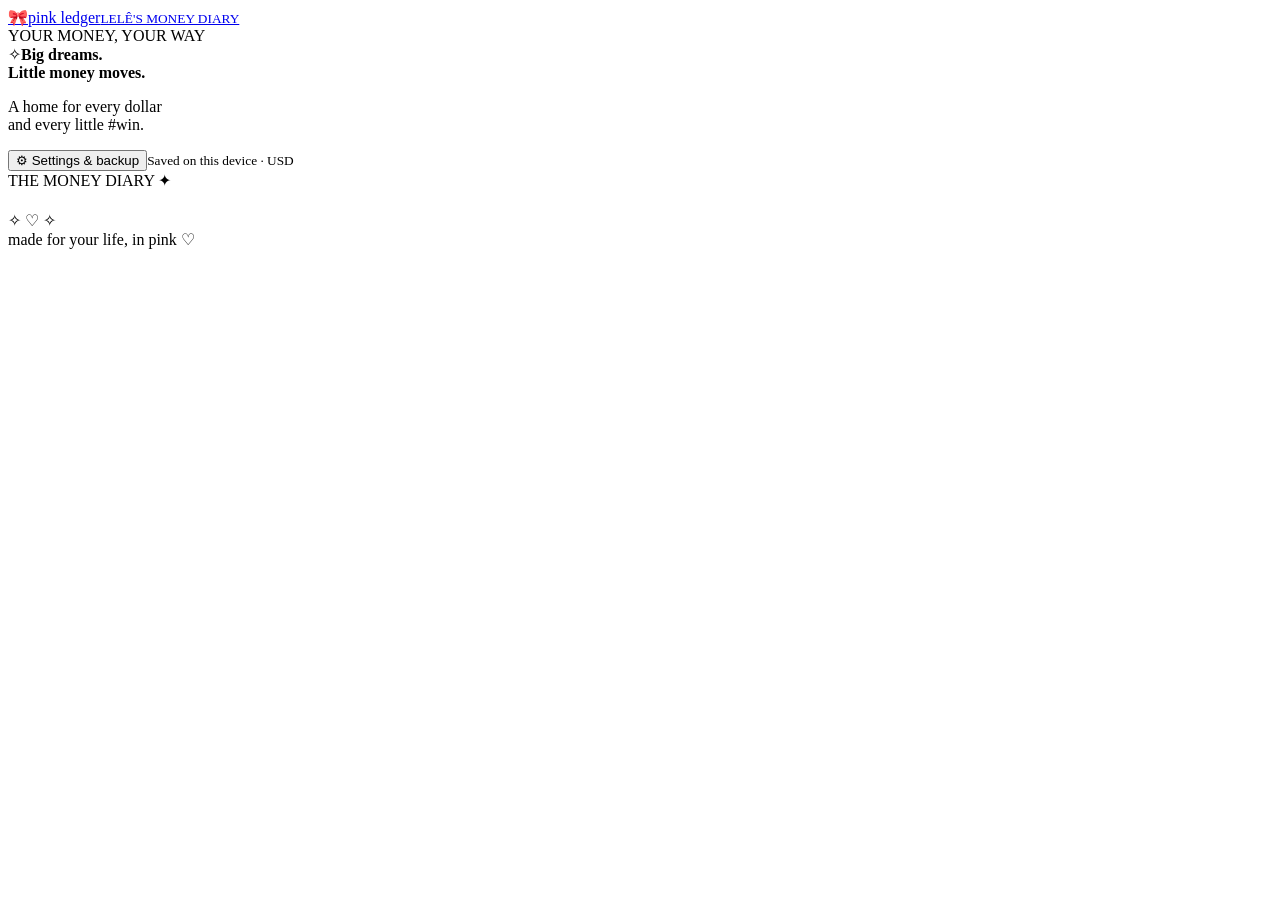
<file: shell.html>
<!doctype html>
<html lang="en"><head><meta charset="utf-8"><meta name="viewport" content="width=device-width, initial-scale=1, viewport-fit=cover"><meta name="theme-color" content="#ffb4d9"><title>Pink Ledger · Lelê's money diary</title><style>/* STYLES */</style></head>
<body><div id="demoBanner" hidden>You're exploring sample data. Your own ledger is separate. <button data-action="exit-demo">Back to my money →</button></div><div id="storageBanner" hidden></div>
<div class="app"><aside class="sidebar"><a class="brand" href="#" data-page="dashboard"><span class="brand-icon">🎀</span><span>pink ledger<small>LELÊ'S MONEY DIARY</small></span></a><div class="nav-label">YOUR MONEY, YOUR WAY</div><nav id="sideNav" aria-label="Main navigation"></nav><div class="sidebar-note"><span>✧</span><b>Big dreams.<br>Little money moves.</b><p>A home for every dollar<br>and every little #win.</p></div><button class="settings-link" data-page="settings">⚙ Settings & backup</button><small class="local-note">Saved on this device · USD</small></aside>
<main><header class="page-header"><div><div class="eyebrow" id="eyebrow">THE MONEY DIARY ✦</div><h1 id="pageTitle"></h1><p id="pageSubtitle"></p></div><span class="header-bow" aria-hidden="true">✧ ♡ ✧</span></header><div id="toolbar"></div><div id="view"></div><footer>made for your life, in pink ♡</footer></main></div><nav id="mobileNav" aria-label="Mobile navigation"></nav>
<dialog id="dialog" aria-labelledby="dialogTitle"><div class="dialog-head"><div><span class="eyebrow">PINK LEDGER</span><h2 id="dialogTitle"></h2></div><button class="icon-button" id="closeDialog" aria-label="Close dialog">×</button></div><div id="dialogContent"></div></dialog><div id="toast" role="status" hidden></div><script>/* APPLICATION */</script></body></html>
</file>
